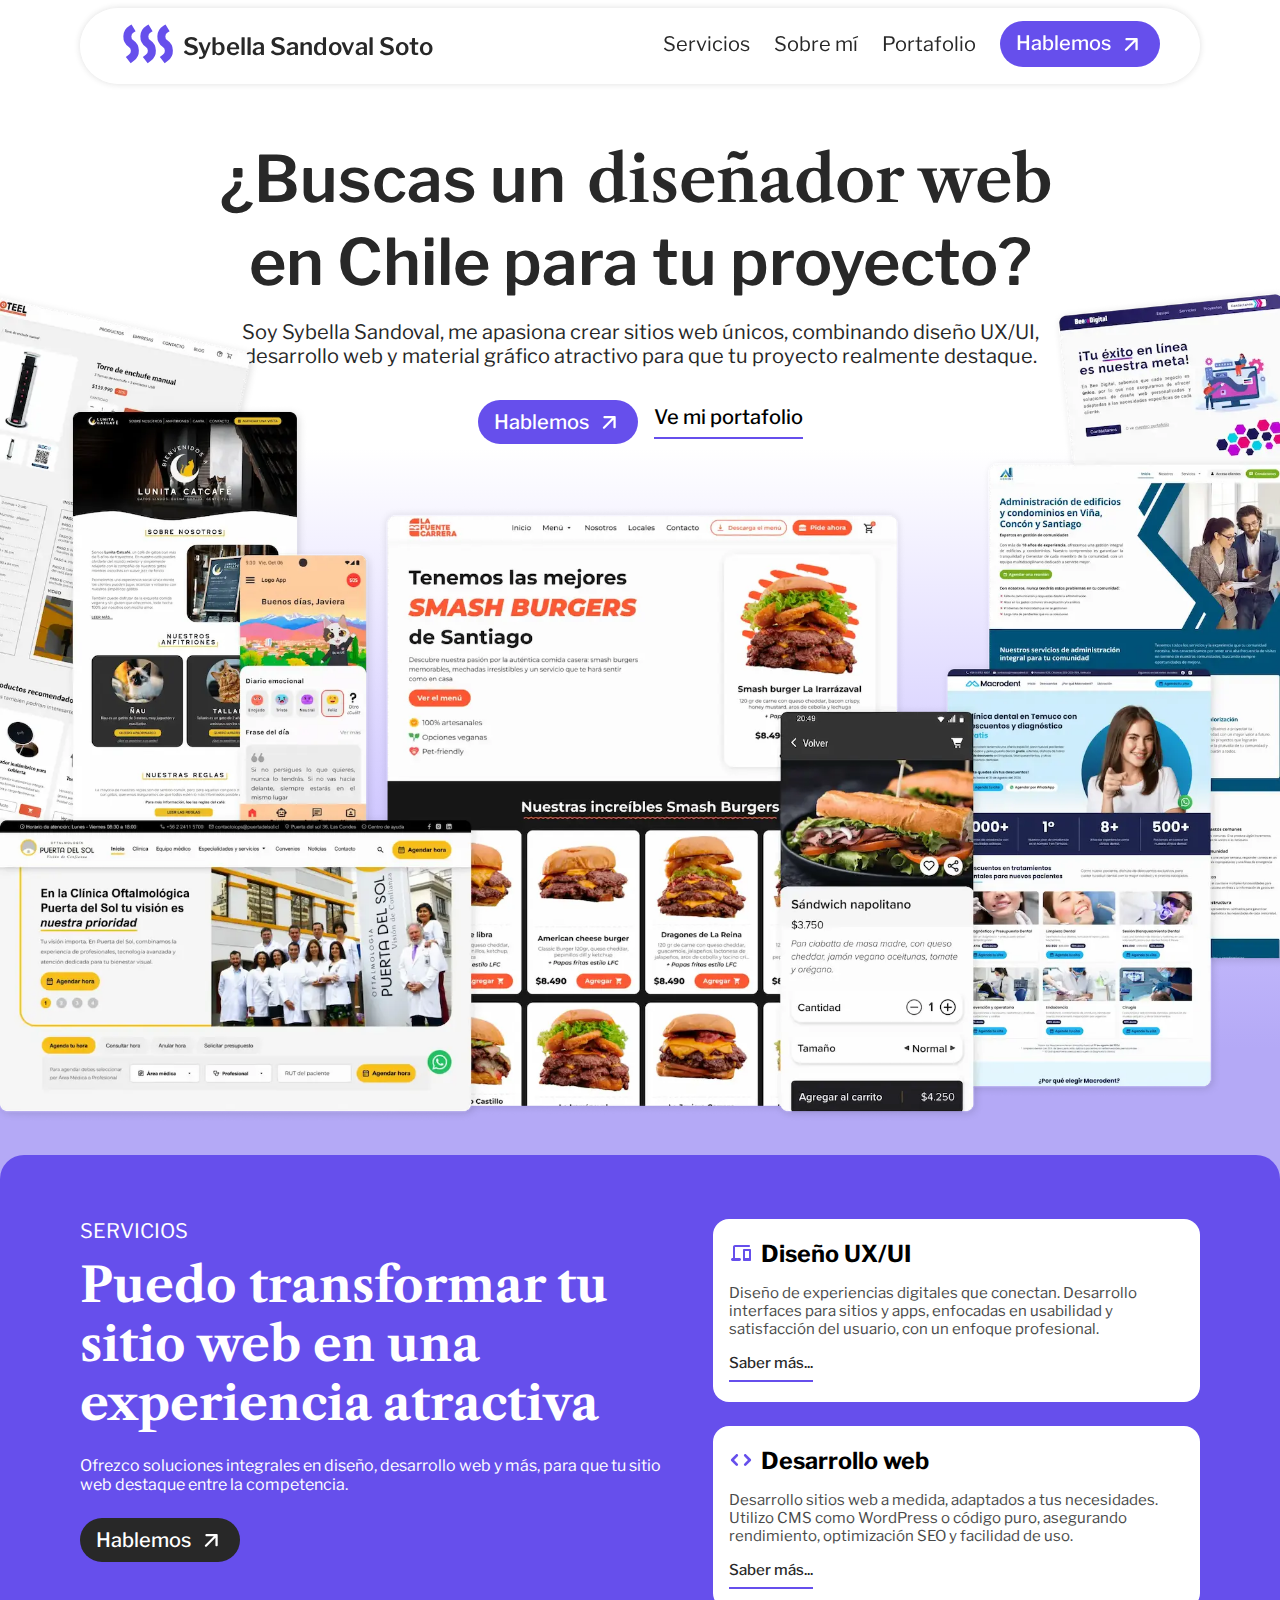
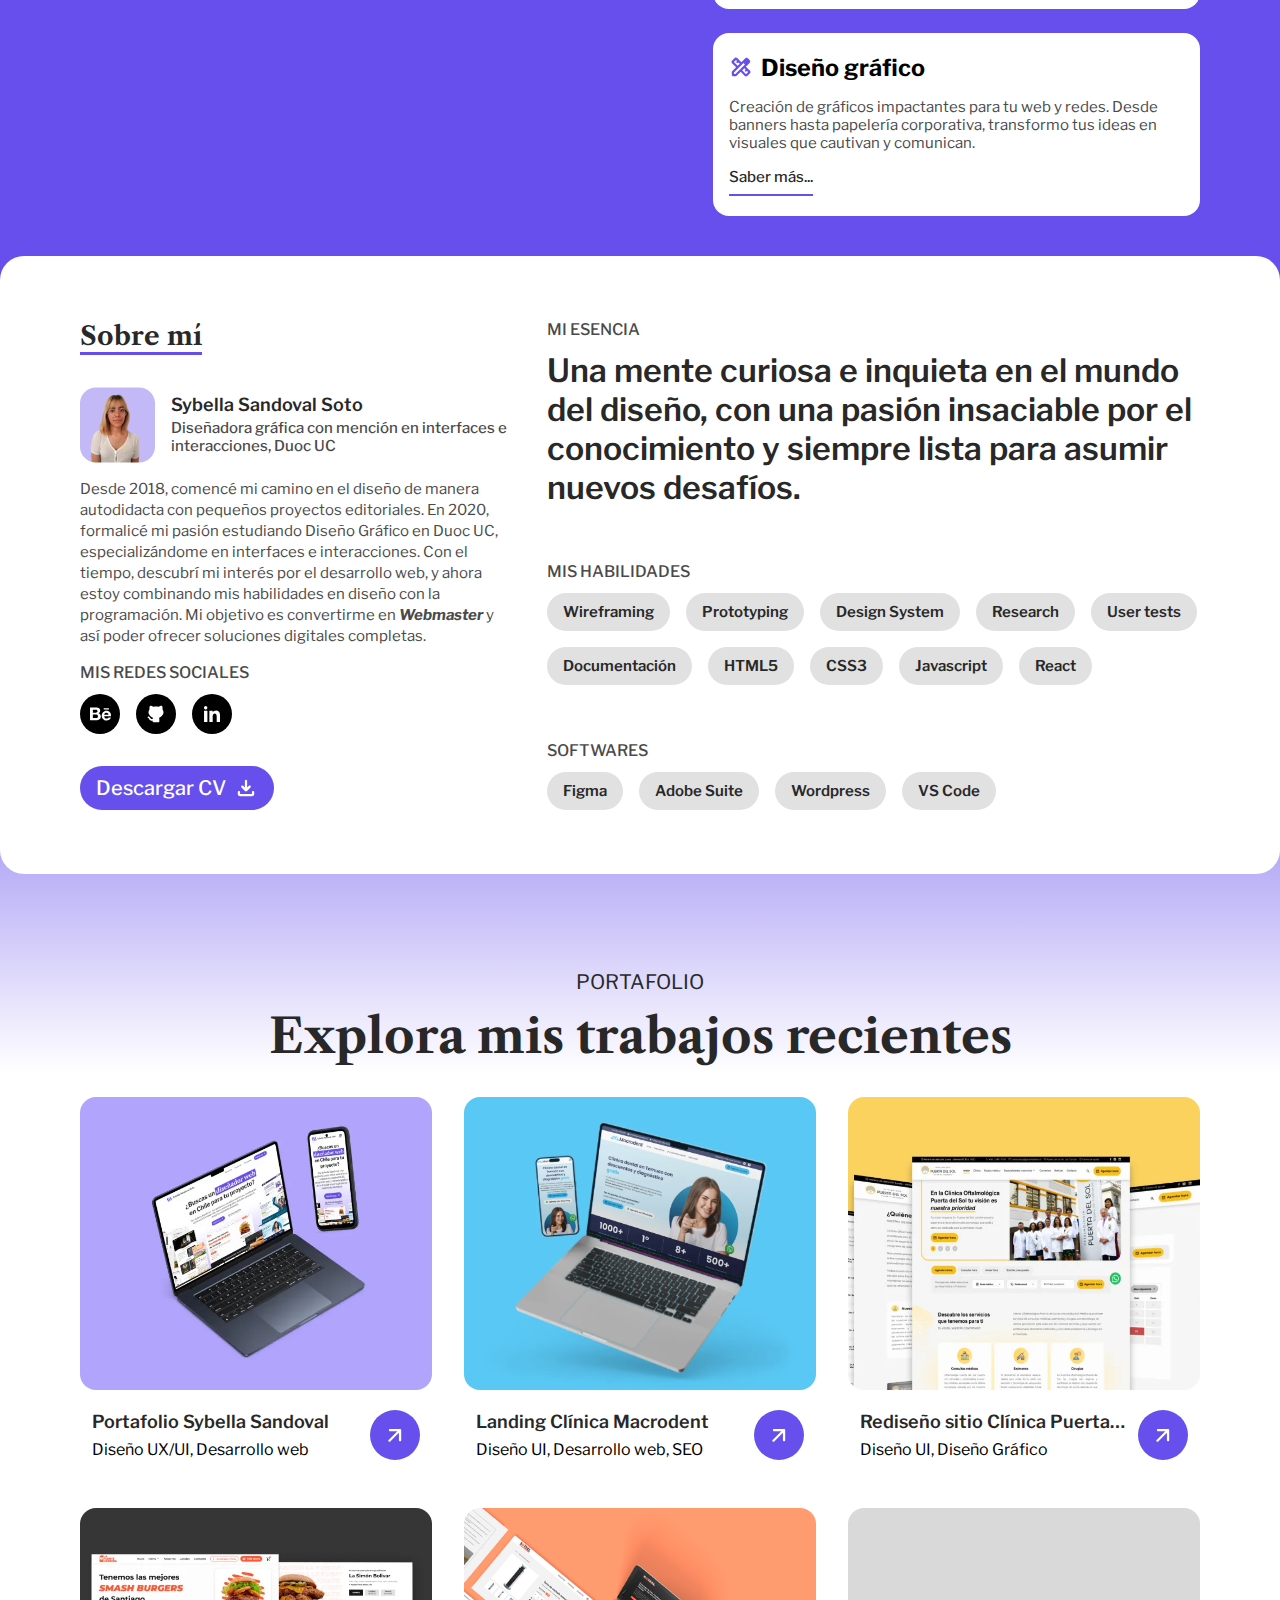
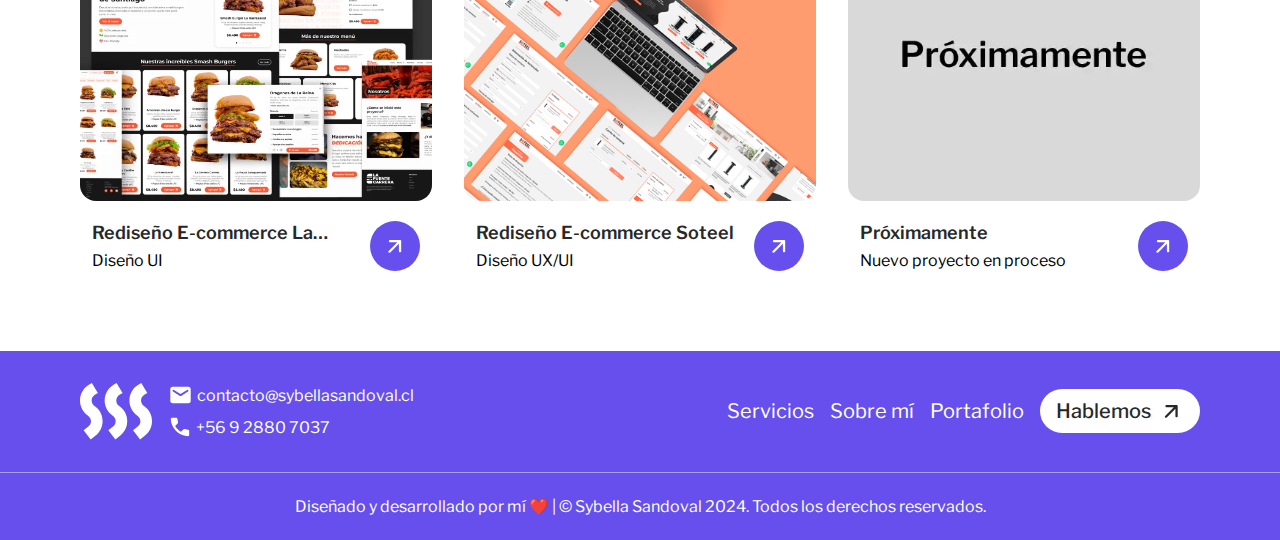
<file: index.html>
<!DOCTYPE html>
<html lang="es">
<head>
    <meta charset="UTF-8">
    <meta http-equiv="X-UA-Compatible" content="IE=edge">
    <meta name="viewport" content="width=device-width, initial-scale=1.0">
    <meta name="robots" content="all">
    <meta property="og:image" content="assets\img\og-image.webp">
    <meta property="og:title" content="Sybella Sandoval | Diseñadora UX/UI Frontend Developer">
    <meta property="og:description" content="Especializada en diseño web, desarrollo web y diseño gráfico en Chile. Transformo tus ideas en proyectos digitales únicos y efectivos.">
    <meta name="description" content="Especializada en diseño web, desarrollo web y diseño gráfico en Chile. Transformo tus ideas en proyectos digitales únicos y efectivos.">
    <link rel="apple-touch-icon" sizes="180x180" href="assets\img\apple-touch-icon.png">
    <link rel="icon" type="image/png" sizes="32x32" href="assets\img\favicon-32x32.png">
    <link rel="icon" type="image/png" sizes="16x16" href="assets\img\favicon-16x16.png">
    <link rel="canonical" href="https://www.sybellasandoval.cl">
    <title>Sybella Sandoval | Diseñadora UX/UI Frontend Developer en Chile</title>
    <!-- core styles loaded on all devices -->
    <link rel="preload" href="assets\css\style.css" as="style">
    <link rel="stylesheet" href="assets\css\style.css">
</head>
<body>
  <header class="navbar flex">
    <div class="navbar_brand flex">
        <a href="index.html" title="Ir a página de inicio">
            <svg xmlns="http://www.w3.org/2000/svg" width="55" height="40" viewBox="0 0 55 40" fill="none">
              <path d="M13.5615 3.89999L11.5033 5.14296C6.12349 8.39188 5.91135 16.1184 11.1048 19.6576V19.6576C15.9721 22.9746 16.1581 30.0857 11.4709 33.6526L8.25491 36.1" stroke="#664FEC" stroke-width="8"/>
              <path d="M30.5615 3.89999L28.5033 5.14296C23.1235 8.39188 22.9113 16.1184 28.1048 19.6576V19.6576C32.9721 22.9746 33.1581 30.0857 28.4709 33.6526L25.2549 36.1" stroke="#664FEC" stroke-width="8"/>
              <path d="M47.5615 3.89999L45.5033 5.14296C40.1235 8.39188 39.9113 16.1184 45.1048 19.6576V19.6576C49.9721 22.9746 50.1581 30.0857 45.4709 33.6526L42.2549 36.1" stroke="#664FEC" stroke-width="8"/>
            </svg>
        </a>
        <p class="navbar_brand_title">Sybella Sandoval Soto</p>
    </div>
    <div class="navbar-toggle">
        <svg xmlns="http://www.w3.org/2000/svg" width="40" height="40" viewBox="0 0 40 40" fill="none">
            <mask id="mask0_73_396" style="mask-type:alpha" maskUnits="userSpaceOnUse" x="0" y="0" width="40" height="40">
                <rect width="40" height="40" fill="#D9D9D9"/>
            </mask>
            <g mask="url(#mask0_73_396)">
                <path d="M6.16659 31.1667C5.43464 31.1667 4.82103 30.9097 4.32575 30.3958C3.83075 29.8819 3.58325 29.2604 3.58325 28.5312C3.58325 27.8024 3.83075 27.1913 4.32575 26.6979C4.82103 26.2049 5.43464 25.9583 6.16659 25.9583H25.9999C26.7319 25.9583 27.3453 26.2153 27.8403 26.7292C28.3356 27.2431 28.5833 27.8646 28.5833 28.5938C28.5833 29.3226 28.3356 29.9338 27.8403 30.4271C27.3453 30.9201 26.7319 31.1667 25.9999 31.1667H6.16659ZM10.0833 22.625C9.35131 22.625 8.7377 22.3681 8.24242 21.8542C7.74742 21.3403 7.49992 20.7188 7.49992 19.9896C7.49992 19.2607 7.74742 18.6496 8.24242 18.1562C8.7377 17.6632 9.35131 17.4167 10.0833 17.4167H29.9166C30.6485 17.4167 31.262 17.6736 31.757 18.1875C32.2523 18.7014 32.4999 19.3229 32.4999 20.0521C32.4999 20.781 32.2523 21.3921 31.757 21.8854C31.262 22.3785 30.6485 22.625 29.9166 22.625H10.0833ZM13.9999 14.0833C13.268 14.0833 12.6545 13.8264 12.1595 13.3125C11.6642 12.7986 11.4166 12.1771 11.4166 11.4479C11.4166 10.719 11.6642 10.1079 12.1595 9.61458C12.6545 9.12153 13.268 8.875 13.9999 8.875H33.8333C34.5652 8.875 35.1787 9.13194 35.6737 9.64583C36.1689 10.1597 36.4166 10.7813 36.4166 11.5104C36.4166 12.2393 36.1689 12.8504 35.6737 13.3438C35.1787 13.8368 34.5652 14.0833 33.8333 14.0833H13.9999Z" fill="#4A4A4A"/>
            </g>
        </svg>
    </div>
    <nav class="navbar_menu">
        <ul>
            <li><a href="#servicios" title="Ir a sección Servicios">Servicios</a></li>
            <li><a href="#sobre-mi" title="Ir a sección sobre mí">Sobre mí</a></li>
            <li><a href="#portafolio"  title="Ir a sección Portafolio">Portafolio</a></li>
            <li class="btn_principal flex principal">
                <a href="contacto.html" style="color:#fff;"  title="Ir a página de contacto">Hablemos</a>
                <svg xmlns="http://www.w3.org/2000/svg" width="25" height="24" viewBox="0 0 25 24" fill="#FFF">
                    <mask id="mask0_73_343" style="mask-type:alpha" maskUnits="userSpaceOnUse" x="0" y="0" width="25" height="24">
                        <rect x="0.5" width="24" height="24" fill="#D9D9D9"/>
                    </mask>
                    <g mask="url(#mask0_73_343)">
                        <path d="M16.4223 9.87226L7.75556 18.5393C7.54023 18.7544 7.27498 18.861 6.95981 18.859C6.64464 18.857 6.37948 18.7484 6.16431 18.5333C5.94898 18.3179 5.84131 18.0517 5.84131 17.7345C5.84131 17.4173 5.94898 17.1511 6.16431 16.9358L14.8251 8.27501H7.55981C7.24064 8.27501 6.97131 8.16526 6.75181 7.94576C6.53214 7.7261 6.42231 7.45668 6.42231 7.13751C6.42231 6.81834 6.53214 6.54893 6.75181 6.32926C6.97131 6.10976 7.24064 6.00001 7.55981 6.00001H17.5598C17.879 6.00001 18.1484 6.10976 18.3681 6.32926C18.5876 6.54893 18.6973 6.81834 18.6973 7.13751V17.1375C18.6973 17.4567 18.5876 17.7261 18.3681 17.9458C18.1484 18.1653 17.879 18.275 17.5598 18.275C17.2406 18.275 16.9713 18.1653 16.7518 17.9458C16.5321 17.7261 16.4223 17.4567 16.4223 17.1375V9.87226Z" fill="white"/>
                    </g>
                </svg>
            </li>
        </ul>
    </nav>
</header>


    <main>
        <section class="banner flex" aria-label="Sección principal">
            <div class="banner_content flex">
                <div class="banner_content_titles flex">
                    <h1>¿Buscas un <span class="banner_content_titles--sub">diseñador web</span> en Chile para tu proyecto?</h1>
                    <p>Soy Sybella Sandoval,  me apasiona crear sitios web únicos, combinando diseño UX/UI, desarrollo web y material gráfico atractivo para que tu proyecto realmente destaque.</p>
                </div>
                <div class="banner_ctas flex">
                    <div class="btn_principal flex principal t-white">
                      <a href="contacto.html">Hablemos</a>
                        <svg xmlns="http://www.w3.org/2000/svg" width="25" height="24" viewBox="0 0 25 24" fill="#FFF">
                            <mask id="mask0_73_343" style="mask-type:alpha" maskUnits="userSpaceOnUse" x="0" y="0" width="25" height="24">
                              <rect x="0.5" width="24" height="24" fill="#D9D9D9"/>
                            </mask>
                            <g mask="url(#mask0_73_343)">
                              <path d="M16.4223 9.87226L7.75556 18.5393C7.54023 18.7544 7.27498 18.861 6.95981 18.859C6.64464 18.857 6.37948 18.7484 6.16431 18.5333C5.94898 18.3179 5.84131 18.0517 5.84131 17.7345C5.84131 17.4173 5.94898 17.1511 6.16431 16.9358L14.8251 8.27501H7.55981C7.24064 8.27501 6.97131 8.16526 6.75181 7.94576C6.53214 7.7261 6.42231 7.45668 6.42231 7.13751C6.42231 6.81834 6.53214 6.54893 6.75181 6.32926C6.97131 6.10976 7.24064 6.00001 7.55981 6.00001H17.5598C17.879 6.00001 18.1484 6.10976 18.3681 6.32926C18.5876 6.54893 18.6973 6.81834 18.6973 7.13751V17.1375C18.6973 17.4567 18.5876 17.7261 18.3681 17.9458C18.1484 18.1653 17.879 18.275 17.5598 18.275C17.2406 18.275 16.9713 18.1653 16.7518 17.9458C16.5321 17.7261 16.4223 17.4567 16.4223 17.1375V9.87226Z" fill="white"/>
                            </g>
                          </svg>
                    </div>
                    <a href="#portafolio" class="btn_terciary t-20">
                      Ve mi portafolio
                  </a>
                </div>
            </div>
              <picture>
                <source media="(max-width: 600px)" srcset="assets/img/banner-small.webp">
                <source media="(max-width: 1200px)" srcset="assets/img/banner-medium.webp">
                <img class="banner_image" title="Banner con proyectos realizados por Sybella Sandoval" src="assets\img\banner-large.webp" width="100%" alt="la imagen de mi producto">
              </picture>
              

        </section>

        <section class="servicios flex" aria-label="Sección de servicios ofrecidos" id="servicios">
            <div class="servicios_content flex">
                <div class="servicios_titles flex">
                    <p>SERVICIOS</p>
                    <h2>Puedo transformar tu sitio web en una experiencia atractiva</h2>
                </div>
                <p>Ofrezco soluciones integrales en diseño, desarrollo web y más, para que tu sitio web destaque entre la competencia.</p>
                <div class="btn_principal flex black">
                  <a href="contacto.html" style="color:#fff;">Hablemos</a>
                    <svg xmlns="http://www.w3.org/2000/svg" width="25" height="24" viewBox="0 0 25 24" fill="#FFF">
                        <mask id="mask0_73_343" style="mask-type:alpha" maskUnits="userSpaceOnUse" x="0" y="0" width="25" height="24">
                          <rect x="0.5" width="24" height="24" fill="#D9D9D9"/>
                        </mask>
                        <g mask="url(#mask0_73_343)">
                          <path d="M16.4223 9.87226L7.75556 18.5393C7.54023 18.7544 7.27498 18.861 6.95981 18.859C6.64464 18.857 6.37948 18.7484 6.16431 18.5333C5.94898 18.3179 5.84131 18.0517 5.84131 17.7345C5.84131 17.4173 5.94898 17.1511 6.16431 16.9358L14.8251 8.27501H7.55981C7.24064 8.27501 6.97131 8.16526 6.75181 7.94576C6.53214 7.7261 6.42231 7.45668 6.42231 7.13751C6.42231 6.81834 6.53214 6.54893 6.75181 6.32926C6.97131 6.10976 7.24064 6.00001 7.55981 6.00001H17.5598C17.879 6.00001 18.1484 6.10976 18.3681 6.32926C18.5876 6.54893 18.6973 6.81834 18.6973 7.13751V17.1375C18.6973 17.4567 18.5876 17.7261 18.3681 17.9458C18.1484 18.1653 17.879 18.275 17.5598 18.275C17.2406 18.275 16.9713 18.1653 16.7518 17.9458C16.5321 17.7261 16.4223 17.4567 16.4223 17.1375V9.87226Z" fill="white"/>
                        </g>
                      </svg>
                </div>
            </div>
            <div class="servicios_cards flex">
                <article class="servicios_cards_card flex">
                    <div class="servicios_cards_card_content flex">
                        <div class="servicios_cards_card_title flex"> 
                            <svg xmlns="http://www.w3.org/2000/svg" width="24" height="24" viewBox="0 0 24 24" fill="none">
                                <mask id="mask0_73_363" style="mask-type:alpha" maskUnits="userSpaceOnUse" x="0" y="0" width="24" height="24">
                                  <rect width="24" height="24" fill="#D9D9D9"/>
                                </mask>
                                <g mask="url(#mask0_73_363)">
                                  <path d="M3.5 20C3.08333 20 2.72917 19.8542 2.4375 19.5625C2.14583 19.2708 2 18.9167 2 18.5C2 18.0833 2.14583 17.7292 2.4375 17.4375C2.72917 17.1458 3.08333 17 3.5 17H4V6C4 5.45 4.19583 4.97917 4.5875 4.5875C4.97917 4.19583 5.45 4 6 4H20C20.2833 4 20.5208 4.09583 20.7125 4.2875C20.9042 4.47917 21 4.71667 21 5C21 5.28333 20.9042 5.52083 20.7125 5.7125C20.5208 5.90417 20.2833 6 20 6H6V17H10.5C10.9167 17 11.2708 17.1458 11.5625 17.4375C11.8542 17.7292 12 18.0833 12 18.5C12 18.9167 11.8542 19.2708 11.5625 19.5625C11.2708 19.8542 10.9167 20 10.5 20H3.5ZM15 20C14.7167 20 14.4792 19.9042 14.2875 19.7125C14.0958 19.5208 14 19.2833 14 19V9C14 8.71667 14.0958 8.47917 14.2875 8.2875C14.4792 8.09583 14.7167 8 15 8H21C21.2833 8 21.5208 8.09583 21.7125 8.2875C21.9042 8.47917 22 8.71667 22 9V19C22 19.2833 21.9042 19.5208 21.7125 19.7125C21.5208 19.9042 21.2833 20 21 20H15ZM16 17H20V10H16V17Z" fill="#664FEC"/>
                                </g>
                              </svg>
                            <h3>Diseño UX/UI</h3>
                        </div>
                        <p class="t-15 gray">Diseño de experiencias digitales que conectan. Desarrollo interfaces para sitios y apps, enfocadas en usabilidad y satisfacción del usuario, con un enfoque profesional.</p>
                        <div class="btn_terciary t-15">
                            <a href="servicios\diseno-uxui.html" title="Ir al servicio de diseño UX/UI" class="saber-mas">Saber más...</a>
                        </div>
                    </div>
                </article>
                <div class="servicios_cards_card flex">
                    <article class="servicios_cards_card_content flex">
                        <div class="servicios_cards_card_title flex"> 
                            <svg xmlns="http://www.w3.org/2000/svg" width="24" height="24" viewBox="0 0 24 24" fill="none">
                                <mask id="mask0_73_373" style="mask-type:alpha" maskUnits="userSpaceOnUse" x="0" y="0" width="24" height="24">
                                  <rect width="24" height="24" fill="#D9D9D9"/>
                                </mask>
                                <g mask="url(#mask0_73_373)">
                                  <path d="M5.07927 12.0107L8.72827 15.6597C8.98694 15.9184 9.11394 16.2295 9.10927 16.593C9.10461 16.9563 8.97294 17.2673 8.71427 17.526C8.45544 17.7848 8.14669 17.9118 7.78802 17.907C7.42936 17.9023 7.12069 17.7753 6.86202 17.526L2.26202 12.9402C2.13369 12.8119 2.03694 12.6659 1.97177 12.5022C1.90661 12.3384 1.87402 12.171 1.87402 12C1.87402 11.829 1.90661 11.6616 1.97177 11.4977C2.03694 11.3341 2.13369 11.1881 2.26202 11.0597L6.86202 6.45973C7.12786 6.19373 7.44069 6.06073 7.80052 6.06073C8.16036 6.06073 8.47327 6.19373 8.73927 6.45973C9.00511 6.72573 9.13802 7.04098 9.13802 7.40548C9.13802 7.76998 9.00511 8.08515 8.73927 8.35098L5.07927 12.0107ZM18.9208 11.9892L15.2718 8.34023C15.0131 8.08156 14.8861 7.77048 14.8908 7.40698C14.8954 7.04365 15.0271 6.73265 15.2858 6.47398C15.5446 6.21515 15.8534 6.08815 16.212 6.09298C16.5707 6.09765 16.8794 6.22465 17.138 6.47398L21.738 11.0597C21.8664 11.1881 21.9631 11.3341 22.0283 11.4977C22.0934 11.6616 22.126 11.829 22.126 12C22.126 12.171 22.0934 12.3384 22.0283 12.5022C21.9631 12.6659 21.8664 12.8119 21.738 12.9402L17.138 17.5402C16.8722 17.8062 16.5612 17.9374 16.205 17.9337C15.8489 17.9301 15.5378 17.7952 15.2718 17.5292C15.0058 17.2634 14.8728 16.9482 14.8728 16.5837C14.8728 16.2192 15.0058 15.904 15.2718 15.638L18.9208 11.9892Z" fill="#664FEC"/>
                                </g>
                              </svg>
                            <h3>Desarrollo web</h3>
                        </div>
                        <p class="t-15 gray">Desarrollo sitios web a medida, adaptados a tus necesidades. Utilizo CMS como WordPress o código puro, asegurando rendimiento, optimización SEO y facilidad de uso.</p>
                        <div class="btn_terciary t-15">
                          <a href="servicios\desarrollo-web.html" title="Ir al servicio de desarrollo web" class="saber-mas">Saber más...</a>
                        </div>
                    </article>
                </div>
                <div class="servicios_cards_card flex">
                    <article class="servicios_cards_card_content flex">
                        <div class="servicios_cards_card_title flex"> 
                            <svg xmlns="http://www.w3.org/2000/svg" width="24" height="24" viewBox="0 0 24 24" fill="none">
                                <mask id="mask0_73_383" style="mask-type:alpha" maskUnits="userSpaceOnUse" x="0" y="0" width="24" height="24">
                                  <rect width="24" height="24" fill="#D9D9D9"/>
                                </mask>
                                <g mask="url(#mask0_73_383)">
                                  <path d="M8.68649 10.7946L10.7825 8.6733L9.50824 7.38005L9.09624 7.7858C8.90491 7.97714 8.67074 8.07497 8.39374 8.0793C8.11674 8.08364 7.87624 7.98389 7.67224 7.78005C7.46824 7.57605 7.36624 7.33455 7.36624 7.05555C7.36624 6.77655 7.46824 6.53505 7.67224 6.33105L8.05924 5.94405L6.99399 4.8848L4.87874 7.00605L8.68649 10.7946ZM17 19.1273L19.1152 17.0121L18.044 15.9408L17.632 16.3278C17.428 16.5318 17.1907 16.6328 16.92 16.6308C16.6495 16.6288 16.4122 16.5258 16.2082 16.3218C16.0042 16.1178 15.9022 15.8795 15.9022 15.6068C15.9022 15.3341 16.0042 15.0958 16.2082 14.8918L16.595 14.4858L15.2957 13.2056L13.1935 15.3076L17 19.1273ZM3.93424 21.2033C3.61508 21.2033 3.34566 21.0936 3.12599 20.8741C2.90649 20.6544 2.79674 20.385 2.79674 20.0658V17.1571C2.79674 17.0039 2.82474 16.8578 2.88074 16.7188C2.93674 16.5798 3.02066 16.4544 3.13249 16.3426L7.13574 12.3393L2.99624 8.19955C2.66908 7.87239 2.50549 7.47255 2.50549 7.00005C2.50549 6.52755 2.66908 6.12772 2.99624 5.80055L5.79449 3.0023C6.12166 2.67514 6.52149 2.51472 6.99399 2.52105C7.46649 2.52739 7.86633 2.69414 8.19349 3.0213L12.3582 7.1668L16.0852 3.4208C16.2932 3.2128 16.5262 3.0568 16.7842 2.9528C17.0422 2.8488 17.3086 2.7968 17.5832 2.7968C17.8577 2.7968 18.124 2.8478 18.382 2.9498C18.64 3.0518 18.873 3.2068 19.081 3.4148L20.5792 4.93205C20.7872 5.14005 20.9432 5.37405 21.0472 5.63405C21.1512 5.89405 21.2032 6.1613 21.2032 6.4358C21.2032 6.71047 21.1512 6.97364 21.0472 7.2253C20.9432 7.47697 20.7872 7.7068 20.5792 7.9148L16.8522 11.6551L21.0037 15.8066C21.3309 16.1337 21.4945 16.5336 21.4945 17.0061C21.4945 17.4786 21.3309 17.8784 21.0037 18.2056L18.2055 21.0038C17.8783 21.331 17.4785 21.4946 17.006 21.4946C16.5335 21.4946 16.1337 21.331 15.8065 21.0038L11.649 16.8523L7.64574 20.8616C7.53374 20.9734 7.40824 21.0583 7.26924 21.1163C7.13024 21.1743 6.98416 21.2033 6.83099 21.2033H3.93424ZM4.98199 19.0181H6.38799L15.931 9.49405L14.506 8.06305L4.98199 17.6001V19.0181ZM15.231 8.78805L14.506 8.06305L15.931 9.49405L15.231 8.78805Z" fill="#664FEC"/>
                                </g>
                              </svg>
                            <h3>Diseño gráfico</h3>
                        </div>
                        <p class="t-15 gray">Creación de gráficos impactantes para tu web y redes. Desde banners hasta papelería corporativa, transformo tus ideas en visuales que cautivan y comunican.</p>
                        <div class="btn_terciary t-15">
                          <a href="servicios\diseno-grafico.html" title="Ir al servicio de diseño gráfico" class="saber-mas">Saber más...</a>
                        </div>
                    </article>
                </div>
            </div>
        </section>

        <section class="about flex" aria-label="Sección de sobre mí, con información personal" id="sobre-mi">
          <div class="about_content">
            <article class="about_principal flex">
              <h2>Sobre mí</h2>
              <div class="about_principal_info flex">
                <div class="about_principal_info_datos flex">
                  <img src="assets\img\aboutme.png" title="Foto personal de Sybella Sandoval" alt="Foto de Sybella Sandoval" width="75px" loading="lazy">
                  <div>
                    <h3>Sybella Sandoval Soto</h3>
                    <p class="gray t-15 fw-500">Diseñadora gráfica con mención en interfaces e interacciones, Duoc UC</p>
                  </div>
                </div>

                <p class="gray lh-21 t-15">
                  Desde 2018, comencé mi camino en el diseño de manera autodidacta con pequeños proyectos editoriales. En 2020, formalicé mi pasión estudiando Diseño Gráfico en Duoc UC, especializándome en interfaces e interacciones. Con el tiempo, descubrí mi interés por el desarrollo web, y ahora estoy combinando mis habilidades en diseño con la programación. Mi objetivo es convertirme en <b><i>Webmaster</i></b> y así poder ofrecer soluciones digitales completas.
                </p>

                <div class="about_principal_info_rrss flex">
                  <h4 class="fw-500 gray">MIS REDES SOCIALES</h4>
                  <div class="about_principal_info_rrss_icons flex">

                      <a href="https://www.behance.net/sybellasandoval" target="_blank" title="Link a Behance de Sybella Sandoval" class="about_principal_info_rrss_icons_icon black flex">
                      <svg xmlns="http://www.w3.org/2000/svg" width="21" height="14" viewBox="0 0 21 14" fill="none">
                        <path d="M6.1094 0.5C6.71522 0.5 7.27553 0.546429 7.78749 0.683857C8.3004 0.775786 8.72039 0.959643 9.09298 1.189C9.46653 1.41867 9.74621 1.74026 9.93203 2.15379C10.1188 2.567 10.2127 3.07307 10.2127 3.62371C10.2127 4.26721 10.0723 4.81785 9.74621 5.23107C9.46653 5.64521 9.00007 6.012 8.44071 6.28778C9.2333 6.51807 9.83912 6.93128 10.2127 7.48193C10.5862 8.03257 10.8185 8.7225 10.8185 9.50342C10.8185 10.1469 10.6782 10.6976 10.4449 11.1572C10.2127 11.6169 9.83912 12.0301 9.41912 12.3059C8.9627 12.6011 8.45844 12.8184 7.9278 12.9484C7.36844 13.0868 6.80908 13.1787 6.24972 13.1787H0.000976562V0.5H6.1094ZM5.73586 5.64428C6.24877 5.64428 6.66876 5.50685 6.9949 5.2775C7.32104 5.04814 7.46135 4.634 7.46135 4.12886C7.46135 3.85307 7.41395 3.57728 7.32104 3.39436C7.22813 3.21143 7.08781 3.07214 6.90199 2.93471C6.71199 2.8302 6.50765 2.75296 6.29522 2.70536C6.062 2.65893 5.82972 2.65893 5.54909 2.65893H2.84519V5.64521L5.73586 5.64428ZM5.87618 11.0653C6.15586 11.0653 6.43554 11.0189 6.66877 10.9734C6.90199 10.9269 7.13522 10.8359 7.32104 10.6976C7.51027 10.5623 7.66905 10.3904 7.78749 10.1924C7.8804 9.96307 7.97426 9.68728 7.97426 9.366C7.97426 8.7225 7.78749 8.26285 7.4149 7.94157C7.04136 7.66578 6.52845 7.52835 5.92263 7.52835H2.84519V11.0662L5.87618 11.0653ZM14.8753 11.0189C15.2482 11.3866 15.8075 11.5704 16.5534 11.5704C17.0663 11.5704 17.5327 11.433 17.9053 11.2036C18.2789 10.9275 18.5121 10.6518 18.605 10.3763H20.8898C20.5163 11.4785 19.9569 12.2594 19.2118 12.7646C18.4647 13.2242 17.5792 13.5 16.5069 13.5C15.8209 13.501 15.1409 13.3763 14.5017 13.1323C13.9264 12.9221 13.4135 12.5749 13.0095 12.122C12.5755 11.6998 12.2553 11.1788 12.0775 10.6056C11.8443 10.0086 11.7504 9.366 11.7504 8.63057C11.7504 7.94157 11.8443 7.299 12.0775 6.701C12.3012 6.12491 12.6334 5.5951 13.0569 5.13914C13.4759 4.72593 13.9888 4.35914 14.5482 4.12886C15.1709 3.884 15.8359 3.75914 16.5069 3.76114C17.2995 3.76114 17.9992 3.8995 18.605 4.22078C19.2118 4.54207 19.6773 4.90978 20.0498 5.46135C20.4234 5.9665 20.704 6.56357 20.8898 7.20707C20.9828 7.84964 21.0292 8.49314 20.9828 9.22764H14.2221C14.2221 9.96307 14.5017 10.6521 14.8753 11.0198M17.8124 6.19678C17.4863 5.8755 16.9734 5.69164 16.3666 5.69164C16.0108 5.68642 15.659 5.76508 15.3408 5.921C15.0611 6.05935 14.8753 6.24321 14.6885 6.42707C14.5158 6.60393 14.4021 6.82802 14.3624 7.06964C14.315 7.29993 14.2685 7.48285 14.2685 7.66671H18.4647C18.3718 6.97771 18.1385 6.519 17.8124 6.19678ZM13.7091 1.37286H18.9311V2.61343H13.7101L13.7091 1.37286Z" fill="white"/>
                      </svg>
                    </a>
                    
                    <a href="https://github.com/bellybelly21" target="_blank" title="Link a Github de Sybella Sandoval" class="about_principal_info_rrss_icons_icon black flex">
                      <svg xmlns="http://www.w3.org/2000/svg" width="20" height="20" viewBox="0 0 20 20" fill="none">
                        <path d="M5.85383 1.92525C6.47993 2.13653 7.07537 2.42963 7.62467 2.79692C8.40093 2.59823 9.19921 2.49855 10.0005 2.50025C10.828 2.50025 11.6263 2.60359 12.3747 2.79609C12.9238 2.42915 13.5189 2.13634 14.1447 1.92525C14.7255 1.72775 15.553 1.40776 16.0447 1.95192C16.378 2.32192 16.4613 2.94192 16.5205 3.41526C16.5872 3.94359 16.603 4.63192 16.428 5.31525C17.0972 6.17942 17.5005 7.21026 17.5005 8.33359C17.5005 10.0353 16.5788 11.5128 15.2147 12.5361C14.5578 13.0219 13.8298 13.403 13.0563 13.6661C13.2347 14.0744 13.3338 14.5261 13.3338 15.0003V17.5003C13.3338 17.7213 13.246 17.9332 13.0898 18.0895C12.9335 18.2458 12.7215 18.3336 12.5005 18.3336H7.5005C7.27949 18.3336 7.06753 18.2458 6.91125 18.0895C6.75497 17.9332 6.66717 17.7213 6.66717 17.5003V16.6744C5.87133 16.7719 5.20383 16.6853 4.63633 16.4444C4.043 16.1928 3.62967 15.8028 3.31883 15.4294C3.02383 15.0761 2.70217 14.2794 2.23717 14.1244C2.13331 14.0898 2.03729 14.0351 1.95457 13.9635C1.87186 13.8918 1.80408 13.8045 1.75509 13.7066C1.65617 13.5089 1.63983 13.28 1.70967 13.0703C1.77951 12.8605 1.92981 12.6871 2.1275 12.5882C2.3252 12.4893 2.55409 12.4729 2.76383 12.5428C3.31883 12.7278 3.6805 13.1278 3.928 13.4494C4.328 13.9661 4.653 14.6411 5.28633 14.9103C5.54717 15.0211 5.92967 15.0936 6.528 15.0119L6.66717 14.9836C6.66909 14.5301 6.76351 14.0818 6.94467 13.6661C6.17123 13.403 5.44317 13.0219 4.78633 12.5361C3.42217 11.5128 2.5005 10.0361 2.5005 8.33359C2.5005 7.21192 2.903 6.18192 3.5705 5.31859C3.3955 4.63526 3.4105 3.94526 3.47717 3.41609L3.48133 3.38442C3.54217 2.89942 3.613 2.32859 3.953 1.95192C4.44467 1.40776 5.273 1.72859 5.853 1.92609L5.85383 1.92525Z" fill="white"/>
                      </svg>
                    </a>

                    <a href="https://www.linkedin.com/in/sybellasandoval/" target="_blank" title="Link a Linkedin de Sybella Sandoval" class="about_principal_info_rrss_icons_icon black flex">
                      <svg xmlns="http://www.w3.org/2000/svg" width="16" height="16" viewBox="0 0 16 16" fill="none">
                        <path d="M3.35879 1.77857C3.35857 2.25004 3.18147 2.7021 2.86646 3.03532C2.55145 3.36853 2.12432 3.55559 1.67905 3.55536C1.23377 3.55512 0.806823 3.36761 0.492124 3.03406C0.177425 2.70051 0.000754136 2.24826 0.000976773 1.77679C0.00119941 1.30532 0.178297 0.853255 0.493311 0.520042C0.808325 0.186829 1.23545 -0.000235512 1.68072 2.22531e-07C2.126 0.000235957 2.55295 0.187753 2.86765 0.521299C3.18235 0.854845 3.35902 1.3071 3.35879 1.77857ZM3.40916 4.87173H0.051344V16H3.40916V4.87173ZM8.71451 4.87173H5.37349V16H8.68093V10.1603C8.68093 6.90717 12.6851 6.60497 12.6851 10.1603V16H16.001V8.9515C16.001 3.46736 10.0744 3.6718 8.68093 6.36498L8.71451 4.87173Z" fill="white"/>
                      </svg>
                    </a>
                  </div>
                </div>
            </div>
            <div class="btn_principal flex principal t-white">
              <a href="files\CV Sybella Sandoval 2024.pdf" target="_blank" title="Descargar Curriculum Vitae Sybella Sandoval">Descargar CV</a>
              <svg xmlns="http://www.w3.org/2000/svg" width="24" height="24" viewBox="0 0 24 24" fill="none">
                <mask id="mask0_96_675" style="mask-type:alpha" maskUnits="userSpaceOnUse" x="0" y="0" width="24" height="25">
                  <rect y="0.000488281" width="24" height="24" fill="#D9D9D9"/>
                </mask>
                <g mask="url(#mask0_96_675)">
                  <path d="M11.9999 15.45C11.8505 15.45 11.7076 15.4242 11.5711 15.3725C11.4345 15.3208 11.3101 15.2391 11.1981 15.1272L7.50863 11.4375C7.28463 11.2135 7.1758 10.9482 7.18213 10.6417C7.18846 10.3352 7.2973 10.0701 7.50863 9.84624C7.73646 9.61824 8.0058 9.50107 8.31663 9.49474C8.62763 9.48841 8.89705 9.59916 9.12488 9.82699L10.8624 11.5645V4.93474C10.8624 4.61557 10.9721 4.34616 11.1916 4.12649C11.4113 3.90699 11.6807 3.79724 11.9999 3.79724C12.319 3.79724 12.5885 3.90699 12.8081 4.12649C13.0276 4.34616 13.1374 4.61557 13.1374 4.93474V11.5645L14.8749 9.82699C15.0987 9.59916 15.3661 9.48741 15.6771 9.49174C15.988 9.49608 16.2573 9.61224 16.4851 9.84024C16.7005 10.0681 16.8113 10.3342 16.8176 10.6387C16.824 10.9432 16.7131 11.2095 16.4851 11.4375L12.8016 15.1272C12.6896 15.2391 12.5653 15.3208 12.4286 15.3725C12.2921 15.4242 12.1492 15.45 11.9999 15.45ZM6.07163 20.2037C5.44196 20.2037 4.90538 19.982 4.46188 19.5385C4.01838 19.095 3.79663 18.5584 3.79663 17.9287V16.0662C3.79663 15.7471 3.90638 15.4777 4.12588 15.258C4.34555 15.0385 4.61496 14.9287 4.93413 14.9287C5.2533 14.9287 5.52271 15.0385 5.74238 15.258C5.96188 15.4777 6.07163 15.7471 6.07163 16.0662V17.9287H17.9281V16.0662C17.9281 15.7471 18.0379 15.4777 18.2574 15.258C18.477 15.0385 18.7465 14.9287 19.0656 14.9287C19.3848 14.9287 19.6542 15.0385 19.8739 15.258C20.0934 15.4777 20.2031 15.7471 20.2031 16.0662V17.9287C20.2031 18.5584 19.9814 19.095 19.5379 19.5385C19.0944 19.982 18.5578 20.2037 17.9281 20.2037H6.07163Z" fill="white"/>
                </g>
              </svg>
          </div>
          </article>
          <aside class="about_secondary flex">
            <div class="about_secondary_esencia flex">
              <h4 class="fw-500 gray">MI ESENCIA</h4>
              <blockquote>
                Una mente curiosa e inquieta en el mundo del diseño, con una pasión insaciable por el conocimiento y siempre lista para asumir nuevos desafíos.
              </blockquote>
            </div>
            <div class="about_secondary_habilidades flex">
              <h4 class="fw-500 gray">MIS HABILIDADES</h4>
              <ul>
                <li class="about_secondary_badge flex t-15">
                  Wireframing
                </li>
                <li class="about_secondary_badge flex t-15">
                  Prototyping
                </li>
                <li class="about_secondary_badge flex t-15">
                  Design System
                </li>
                <li class="about_secondary_badge flex t-15">
                  Research
                </li>
                <li class="about_secondary_badge flex t-15">
                  User tests
                </li>
                <li class="about_secondary_badge flex t-15">
                  Documentación
                </li>
                <li class="about_secondary_badge flex t-15">
                  HTML5
                </li>
                <li class="about_secondary_badge flex t-15">
                  CSS3
                </li>
                <li class="about_secondary_badge flex t-15">
                  Javascript
                </li>
                <li class="about_secondary_badge flex t-15">
                  React
                </li>
              </ul>
            </div>

            <div class="about_secondary_softwares flex">
              <h4 class="fw-500 gray">SOFTWARES</h4>
              <ul>
                <li class="about_secondary_badge flex t-15">
                  Figma
                </li>
                <li class="about_secondary_badge flex t-15">
                  Adobe Suite
                </li>
                <li class="about_secondary_badge flex t-15">
                  Wordpress
                </li>
                <li class="about_secondary_badge flex t-15">
                  VS Code
                </li>
              </ul>
            </div>
          </aside>
        </section>

        <section class="proyectos flex" aria-label="Sección de proyectos realizados"  id="portafolio">
          <div class="proyectos_titles flex">
            <p class="t-20">PORTAFOLIO</p>
            <h2>Explora mis trabajos recientes</h2>
          </div>

          <section class="proyectos_cards">
            <article class="proyectos_cards_card flex">
              <a href="proyectos\proyecto.html" class="proyecto_link" tabindex="0">
                <img src="assets\img\portafolio-mockup.webp" title="Mockup de proyecto Portafolio Sybella Sandoval" alt="Mockup de este sitio web, en versión escritorio y móvil" height="293px" loading="lazy">
                <div class="proyectos_cards_card_content flex">
                  <div class="proyectos_cards_card_titles flex">
                    <h3>Portafolio Sybella Sandoval</h3>
                    <p>Diseño UX/UI, Desarrollo web</p>
                  </div>
                  <button type="button" role="button" aria-label="Ir al proyecto">
                    <svg xmlns="http://www.w3.org/2000/svg" width="24" height="24" viewBox="0 0 24 24" fill="none">
                      <mask id="mask0_123_237" style="mask-type:alpha" maskUnits="userSpaceOnUse" x="0" y="0" width="24" height="24">
                        <rect width="24" height="24" fill="#D9D9D9"/>
                      </mask>
                      <g mask="url(#mask0_123_237)">
                        <path d="M15.9223 9.87225L7.25556 18.5393C7.04023 18.7544 6.77498 18.861 6.45981 18.859C6.14464 18.857 5.87948 18.7484 5.66431 18.5332C5.44898 18.3179 5.34131 18.0517 5.34131 17.7345C5.34131 17.4173 5.44898 17.1511 5.66431 16.9358L14.3251 8.275H7.05981C6.74064 8.275 6.47131 8.16525 6.25181 7.94575C6.03214 7.72608 5.92231 7.45667 5.92231 7.1375C5.92231 6.81833 6.03214 6.54892 6.25181 6.32925C6.47131 6.10975 6.74064 6 7.05981 6H17.0598C17.379 6 17.6484 6.10975 17.8681 6.32925C18.0876 6.54892 18.1973 6.81833 18.1973 7.1375V17.1375C18.1973 17.4567 18.0876 17.7261 17.8681 17.9458C17.6484 18.1652 17.379 18.275 17.0598 18.275C16.7406 18.275 16.4713 18.1652 16.2518 17.9458C16.0321 17.7261 15.9223 17.4567 15.9223 17.1375V9.87225Z" fill="white"/>
                      </g>
                    </svg>
                  </button>
                </div>
              </a>
            </article>

            <article class="proyectos_cards_card flex">
              <a href="proyectos\proyecto.html" class="proyecto_link" tabindex="0">
              <img src="assets\img\macrodent-mockup.webp" title="Mockup de proyecto landing page Macrodent" alt="Mockup de Landing Page para Clínica Macrodent, en versión escritorio y móvil" height="293px" loading="lazy">
              <div class="proyectos_cards_card_content flex">
                <div class="proyectos_cards_card_titles flex">
                  <h3>Landing Clínica Macrodent </h3>
                  <p>Diseño UI, Desarrollo web, SEO</p>
                </div>
                <button type="button" role="button" aria-label="Ir al proyecto">
                  <svg xmlns="http://www.w3.org/2000/svg" width="24" height="24" viewBox="0 0 24 24" fill="none">
                    <mask id="mask0_123_237" style="mask-type:alpha" maskUnits="userSpaceOnUse" x="0" y="0" width="24" height="24">
                      <rect width="24" height="24" fill="#D9D9D9"/>
                    </mask>
                    <g mask="url(#mask0_123_237)">
                      <path d="M15.9223 9.87225L7.25556 18.5393C7.04023 18.7544 6.77498 18.861 6.45981 18.859C6.14464 18.857 5.87948 18.7484 5.66431 18.5332C5.44898 18.3179 5.34131 18.0517 5.34131 17.7345C5.34131 17.4173 5.44898 17.1511 5.66431 16.9358L14.3251 8.275H7.05981C6.74064 8.275 6.47131 8.16525 6.25181 7.94575C6.03214 7.72608 5.92231 7.45667 5.92231 7.1375C5.92231 6.81833 6.03214 6.54892 6.25181 6.32925C6.47131 6.10975 6.74064 6 7.05981 6H17.0598C17.379 6 17.6484 6.10975 17.8681 6.32925C18.0876 6.54892 18.1973 6.81833 18.1973 7.1375V17.1375C18.1973 17.4567 18.0876 17.7261 17.8681 17.9458C17.6484 18.1652 17.379 18.275 17.0598 18.275C16.7406 18.275 16.4713 18.1652 16.2518 17.9458C16.0321 17.7261 15.9223 17.4567 15.9223 17.1375V9.87225Z" fill="white"/>
                    </g>
                  </svg>
                </button>
              </div>
            </a>
            </article>

            <article class="proyectos_cards_card flex">
              <a href="proyectos\proyecto.html" class="proyecto_link" tabindex="0">
              <img src="assets\img\puertadelsol-mockup.webp" title="Mockup de proyecto sitio Puerta del Sol" alt="Mockup de sitio web Clínica Puerta del Sol, varias páginas" height="293px" loading="lazy">
              <div class="proyectos_cards_card_content flex">
                <div class="proyectos_cards_card_titles flex">
                  <h3>Rediseño sitio Clínica Puerta del Sol</h3>
                  <p>Diseño UI, Diseño Gráfico</p>
                </div>
                <button type="button" role="button" aria-label="Ir al proyecto">
                  <svg xmlns="http://www.w3.org/2000/svg" width="24" height="24" viewBox="0 0 24 24" fill="none">
                    <mask id="mask0_123_237" style="mask-type:alpha" maskUnits="userSpaceOnUse" x="0" y="0" width="24" height="24">
                      <rect width="24" height="24" fill="#D9D9D9"/>
                    </mask>
                    <g mask="url(#mask0_123_237)">
                      <path d="M15.9223 9.87225L7.25556 18.5393C7.04023 18.7544 6.77498 18.861 6.45981 18.859C6.14464 18.857 5.87948 18.7484 5.66431 18.5332C5.44898 18.3179 5.34131 18.0517 5.34131 17.7345C5.34131 17.4173 5.44898 17.1511 5.66431 16.9358L14.3251 8.275H7.05981C6.74064 8.275 6.47131 8.16525 6.25181 7.94575C6.03214 7.72608 5.92231 7.45667 5.92231 7.1375C5.92231 6.81833 6.03214 6.54892 6.25181 6.32925C6.47131 6.10975 6.74064 6 7.05981 6H17.0598C17.379 6 17.6484 6.10975 17.8681 6.32925C18.0876 6.54892 18.1973 6.81833 18.1973 7.1375V17.1375C18.1973 17.4567 18.0876 17.7261 17.8681 17.9458C17.6484 18.1652 17.379 18.275 17.0598 18.275C16.7406 18.275 16.4713 18.1652 16.2518 17.9458C16.0321 17.7261 15.9223 17.4567 15.9223 17.1375V9.87225Z" fill="white"/>
                    </g>
                  </svg>
                </button>
              </div>
              </a>
            </article>

            <article class="proyectos_cards_card flex">
              <a href="proyectos\proyecto.html" class="proyecto_link" tabindex="0">
              <img src="assets\img\fuentecarrera-mockup.webp" title="Mockup de proyecto La Fuente Carrera" alt="Mockup de proyecto web para Hamburguesería La Fuente carrera, varias páginas" height="293px" loading="lazy">
              <div class="proyectos_cards_card_content flex">
                <div class="proyectos_cards_card_titles flex">
                  <h3>Rediseño E-commerce La Fuente Carrera</h3>
                  <p>Diseño UI</p>
                </div>
                <button type="button" role="button" aria-label="Ir al proyecto">
                  <svg xmlns="http://www.w3.org/2000/svg" width="24" height="24" viewBox="0 0 24 24" fill="none">
                    <mask id="mask0_123_237" style="mask-type:alpha" maskUnits="userSpaceOnUse" x="0" y="0" width="24" height="24">
                      <rect width="24" height="24" fill="#D9D9D9"/>
                    </mask>
                    <g mask="url(#mask0_123_237)">
                      <path d="M15.9223 9.87225L7.25556 18.5393C7.04023 18.7544 6.77498 18.861 6.45981 18.859C6.14464 18.857 5.87948 18.7484 5.66431 18.5332C5.44898 18.3179 5.34131 18.0517 5.34131 17.7345C5.34131 17.4173 5.44898 17.1511 5.66431 16.9358L14.3251 8.275H7.05981C6.74064 8.275 6.47131 8.16525 6.25181 7.94575C6.03214 7.72608 5.92231 7.45667 5.92231 7.1375C5.92231 6.81833 6.03214 6.54892 6.25181 6.32925C6.47131 6.10975 6.74064 6 7.05981 6H17.0598C17.379 6 17.6484 6.10975 17.8681 6.32925C18.0876 6.54892 18.1973 6.81833 18.1973 7.1375V17.1375C18.1973 17.4567 18.0876 17.7261 17.8681 17.9458C17.6484 18.1652 17.379 18.275 17.0598 18.275C16.7406 18.275 16.4713 18.1652 16.2518 17.9458C16.0321 17.7261 15.9223 17.4567 15.9223 17.1375V9.87225Z" fill="white"/>
                    </g>
                  </svg>
                </button>
              </div>
              </a>
            </article>

            <article class="proyectos_cards_card flex">
              <a href="proyectos\proyecto.html" class="proyecto_link" tabindex="0">
              <img src="assets\img\soteel-mockup.webp" title="Mockup de proyecto Soteel" alt="Mockup de proyecto sitio web Soteel, varias páginas" height="293px" loading="lazy">
              <div class="proyectos_cards_card_content flex">
                <div class="proyectos_cards_card_titles flex">
                  <h3>Rediseño E-commerce Soteel</h3>
                  <p>Diseño UX/UI</p>
                </div>
                <button type="button" role="button" aria-label="Ir al proyecto">
                  <svg xmlns="http://www.w3.org/2000/svg" width="24" height="24" viewBox="0 0 24 24" fill="none">
                    <mask id="mask0_123_237" style="mask-type:alpha" maskUnits="userSpaceOnUse" x="0" y="0" width="24" height="24">
                      <rect width="24" height="24" fill="#D9D9D9"/>
                    </mask>
                    <g mask="url(#mask0_123_237)">
                      <path d="M15.9223 9.87225L7.25556 18.5393C7.04023 18.7544 6.77498 18.861 6.45981 18.859C6.14464 18.857 5.87948 18.7484 5.66431 18.5332C5.44898 18.3179 5.34131 18.0517 5.34131 17.7345C5.34131 17.4173 5.44898 17.1511 5.66431 16.9358L14.3251 8.275H7.05981C6.74064 8.275 6.47131 8.16525 6.25181 7.94575C6.03214 7.72608 5.92231 7.45667 5.92231 7.1375C5.92231 6.81833 6.03214 6.54892 6.25181 6.32925C6.47131 6.10975 6.74064 6 7.05981 6H17.0598C17.379 6 17.6484 6.10975 17.8681 6.32925C18.0876 6.54892 18.1973 6.81833 18.1973 7.1375V17.1375C18.1973 17.4567 18.0876 17.7261 17.8681 17.9458C17.6484 18.1652 17.379 18.275 17.0598 18.275C16.7406 18.275 16.4713 18.1652 16.2518 17.9458C16.0321 17.7261 15.9223 17.4567 15.9223 17.1375V9.87225Z" fill="white"/>
                    </g>
                  </svg>
                </button>
              </div>
              </a>
            </article>

            <article class="proyectos_cards_card flex">
              <a href="proyectos\proyecto.html" class="proyecto_link" tabindex="0">
              <img src="assets\img\Proyecto.webp" alt="Mockup de proyecto" title="Proyecto nuevo" height="293px" loading="lazy">
              <div class="proyectos_cards_card_content flex">
                <div class="proyectos_cards_card_titles flex">
                  <h3>Próximamente</h3>
                  <p>Nuevo proyecto en proceso</p>
                </div>
                <button type="button" role="button" aria-label="Ir al proyecto">
                  <svg xmlns="http://www.w3.org/2000/svg" width="24" height="24" viewBox="0 0 24 24" fill="none">
                    <mask id="mask0_123_237" style="mask-type:alpha" maskUnits="userSpaceOnUse" x="0" y="0" width="24" height="24">
                      <rect width="24" height="24" fill="#D9D9D9"/>
                    </mask>
                    <g mask="url(#mask0_123_237)">
                      <path d="M15.9223 9.87225L7.25556 18.5393C7.04023 18.7544 6.77498 18.861 6.45981 18.859C6.14464 18.857 5.87948 18.7484 5.66431 18.5332C5.44898 18.3179 5.34131 18.0517 5.34131 17.7345C5.34131 17.4173 5.44898 17.1511 5.66431 16.9358L14.3251 8.275H7.05981C6.74064 8.275 6.47131 8.16525 6.25181 7.94575C6.03214 7.72608 5.92231 7.45667 5.92231 7.1375C5.92231 6.81833 6.03214 6.54892 6.25181 6.32925C6.47131 6.10975 6.74064 6 7.05981 6H17.0598C17.379 6 17.6484 6.10975 17.8681 6.32925C18.0876 6.54892 18.1973 6.81833 18.1973 7.1375V17.1375C18.1973 17.4567 18.0876 17.7261 17.8681 17.9458C17.6484 18.1652 17.379 18.275 17.0598 18.275C16.7406 18.275 16.4713 18.1652 16.2518 17.9458C16.0321 17.7261 15.9223 17.4567 15.9223 17.1375V9.87225Z" fill="white"/>
                    </g>
                  </svg>
                </button>
              </div>
              </a>
            </article>
          </section>
        </section>
    </main>

    <footer class="principal">
      <div class="footer_content flex">
        <div class="footer_content_contacto flex">
          <svg xmlns="http://www.w3.org/2000/svg" width="72" height="57" viewBox="0 0 72 57" fill="none">
            <path fill-rule="evenodd" clip-rule="evenodd" d="M8.30322 43.5935C11.9572 40.8128 11.8122 35.2692 8.01778 32.6834C-3.03013 25.1544 -2.57885 8.71795 8.86555 1.80656L11.857 -4.68869e-07L17.8678 9.95322L14.8764 11.7598C10.6825 14.2926 10.5171 20.3159 14.5657 23.075C24.9199 30.1311 25.3156 45.2585 15.3446 52.8464L10.6704 56.4035L3.62897 47.1506L8.30322 43.5935Z" fill="white"/>
            <path fill-rule="evenodd" clip-rule="evenodd" d="M33.0115 43.5935C36.6655 40.8128 36.5205 35.2692 32.726 32.6834C21.6781 25.1544 22.1294 8.71795 33.5738 1.80656L36.5653 -4.68869e-07L42.5761 9.95322L39.5847 11.7598C35.3907 14.2926 35.2254 20.3159 39.274 23.075C49.6281 30.1311 50.0239 45.2585 40.0529 52.8464L35.3786 56.4035L28.3372 47.1506L33.0115 43.5935Z" fill="white"/>
            <path fill-rule="evenodd" clip-rule="evenodd" d="M57.7198 43.5935C61.3738 40.8128 61.2287 35.2692 57.4343 32.6834C46.3864 25.1544 46.8377 8.71795 58.2821 1.80656L61.2735 -4.68869e-07L67.2844 9.95322L64.2929 11.7598C60.099 14.2926 59.9336 20.3159 63.9823 23.075C74.3364 30.1311 74.7322 45.2585 64.7612 52.8464L60.0869 56.4035L53.0455 47.1506L57.7198 43.5935Z" fill="white"/>
          </svg>
          <div class="flex footer_content_contacto_links">
            <div class="footer_content_contacto_link flex">
              <svg xmlns="http://www.w3.org/2000/svg" width="25" height="24" viewBox="0 0 25 24" fill="none">
                <mask id="mask0_123_296" style="mask-type:alpha" maskUnits="userSpaceOnUse" x="0" y="0" width="25" height="24">
                  <rect x="0.5" width="24" height="24" fill="#D9D9D9"/>
                </mask>
                <g mask="url(#mask0_123_296)">
                  <path d="M4.57175 20.2034C3.94209 20.2034 3.4055 19.9816 2.962 19.5381C2.5185 19.0946 2.29675 18.558 2.29675 17.9284V6.07187C2.29675 5.44221 2.5185 4.90562 2.962 4.46212C3.4055 4.01862 3.94209 3.79688 4.57175 3.79688H20.4283C21.0579 3.79688 21.5945 4.01862 22.038 4.46212C22.4815 4.90562 22.7033 5.44221 22.7033 6.07187V17.9284C22.7033 18.558 22.4815 19.0946 22.038 19.5381C21.5945 19.9816 21.0579 20.2034 20.4283 20.2034H4.57175ZM12.5 13.0524C12.5993 13.0524 12.7008 13.0379 12.8043 13.0089C12.9079 12.9799 13.0074 12.9364 13.1028 12.8784L19.9925 8.53112C20.1297 8.44779 20.2366 8.33763 20.3133 8.20063C20.3899 8.06363 20.4283 7.91221 20.4283 7.74637C20.4283 7.38904 20.2737 7.11813 19.9645 6.93363C19.6552 6.74896 19.3366 6.75829 19.0088 6.96163L12.5 11.0719L5.99125 6.96163C5.66742 6.76229 5.34984 6.75512 5.0385 6.94012C4.72734 7.12512 4.57175 7.39387 4.57175 7.74637C4.57175 7.92887 4.61009 8.08763 4.68675 8.22263C4.76342 8.35763 4.87034 8.46046 5.0075 8.53112L11.8973 12.8784C11.9926 12.9364 12.0921 12.9799 12.1958 13.0089C12.2993 13.0379 12.4007 13.0524 12.5 13.0524Z" fill="white"/>
                </g>
              </svg>
              <a href="mailto:contacto@sybellasandoval.cl" title="Correo de contacto de Sybella Sandoval">contacto@sybellasandoval.cl</a>
            </div>
            <div class="footer_content_contacto_link flex">
              <svg xmlns="http://www.w3.org/2000/svg" width="24" height="24" viewBox="0 0 24 24" fill="none">
                <mask id="mask0_123_301" style="mask-type:alpha" maskUnits="userSpaceOnUse" x="0" y="0" width="24" height="24">
                  <rect width="24" height="24" fill="#D9D9D9"/>
                </mask>
                <g mask="url(#mask0_123_301)">
                  <path d="M19.962 21.2034C17.8547 21.2034 15.7724 20.7442 13.7152 19.8259C11.6579 18.9075 9.78398 17.6051 8.09348 15.9186C6.40282 14.228 5.0984 12.353 4.18023 10.2939C3.2619 8.23471 2.80273 6.15146 2.80273 4.04413C2.80273 3.68829 2.92065 3.39146 3.15648 3.15363C3.39232 2.91579 3.68815 2.79688 4.04398 2.79688H8.08798C8.41298 2.79688 8.69107 2.89296 8.92224 3.08513C9.1534 3.27729 9.29765 3.52363 9.35499 3.82413L9.99898 7.19838C10.0482 7.52488 10.0408 7.80171 9.97698 8.02888C9.91298 8.25604 9.7904 8.45421 9.60923 8.62337L7.14823 11.0256C7.46573 11.5985 7.84165 12.1565 8.27598 12.6996C8.71048 13.2428 9.19473 13.773 9.72873 14.2904C10.2256 14.787 10.7374 15.2423 11.2642 15.6561C11.7909 16.07 12.3431 16.4442 12.9207 16.7789L15.3125 14.4051C15.5063 14.2151 15.744 14.0787 16.0255 13.9959C16.307 13.9129 16.5943 13.896 16.8875 13.9451L20.176 14.6274C20.4932 14.7179 20.7437 14.8715 20.9275 15.0884C21.1113 15.3052 21.2032 15.5639 21.2032 15.8644V19.9561C21.2032 20.312 21.0843 20.6088 20.8465 20.8466C20.6087 21.0845 20.3138 21.2034 19.962 21.2034Z" fill="white"/>
                </g>
              </svg>
              <a href="tel:+56928807037" title="Número telefónico de contacto de Sybella Sandoval">+56 9 2880 7037</a>
            </div>
          </div>
        </div>

        <ul class="footer_content_nav flex">
          <li><a href="#servicios" title="Ir a sección Servicios">Servicios</a></li>
          <li><a href="#sobre-mi" title="Ir a sección sobre mí">Sobre mí</a></li>
          <li><a href="#portafolio" title="Ir a sección Portafolio">Portafolio</a></li>
          <li>                    <div class="btn_principal flex white">
            <a href="contacto.html" class="t-black" title="Ir a página de contacto">Hablemos</a>
            <svg xmlns="http://www.w3.org/2000/svg" width="25" height="24" viewBox="0 0 25 24" fill="none">
              <mask id="mask0_73_343" style="mask-type:alpha" maskUnits="userSpaceOnUse" x="0" y="0" width="25" height="24">
                <rect x="0.5" width="24" height="24" fill="#D9D9D9"></rect>
              </mask>
              <g mask="url(#mask0_73_343)">
                <path d="M16.4223 9.87226L7.75556 18.5393C7.54023 18.7544 7.27498 18.861 6.95981 18.859C6.64464 18.857 6.37948 18.7484 6.16431 18.5333C5.94898 18.3179 5.84131 18.0517 5.84131 17.7345C5.84131 17.4173 5.94898 17.1511 6.16431 16.9358L14.8251 8.27501H7.55981C7.24064 8.27501 6.97131 8.16526 6.75181 7.94576C6.53214 7.7261 6.42231 7.45668 6.42231 7.13751C6.42231 6.81834 6.53214 6.54893 6.75181 6.32926C6.97131 6.10976 7.24064 6.00001 7.55981 6.00001H17.5598C17.879 6.00001 18.1484 6.10976 18.3681 6.32926C18.5876 6.54893 18.6973 6.81834 18.6973 7.13751V17.1375C18.6973 17.4567 18.5876 17.7261 18.3681 17.9458C18.1484 18.1653 17.879 18.275 17.5598 18.275C17.2406 18.275 16.9713 18.1653 16.7518 17.9458C16.5321 17.7261 16.4223 17.4567 16.4223 17.1375V9.87226Z" fill="#282828"></path>
              </g>
            </svg>
            
        </div>
      </li>
        </ul>
      </div>
      <hr>
      <p class="footer_content_creditos t-white">
       Diseñado y desarrollado por mí ❤️ | © Sybella Sandoval 2024. Todos los derechos reservados.
      </p>
    </footer>

    <script src="https://code.jquery.com/jquery-3.7.1.min.js" integrity="sha256-/JqT3SQfawRcv/BIHPThkBvs0OEvtFFmqPF/lYI/Cxo=" crossorigin="anonymous"></script>
    <script src="assets\js\script.js" defer></script>
</body>
</html>
</file>
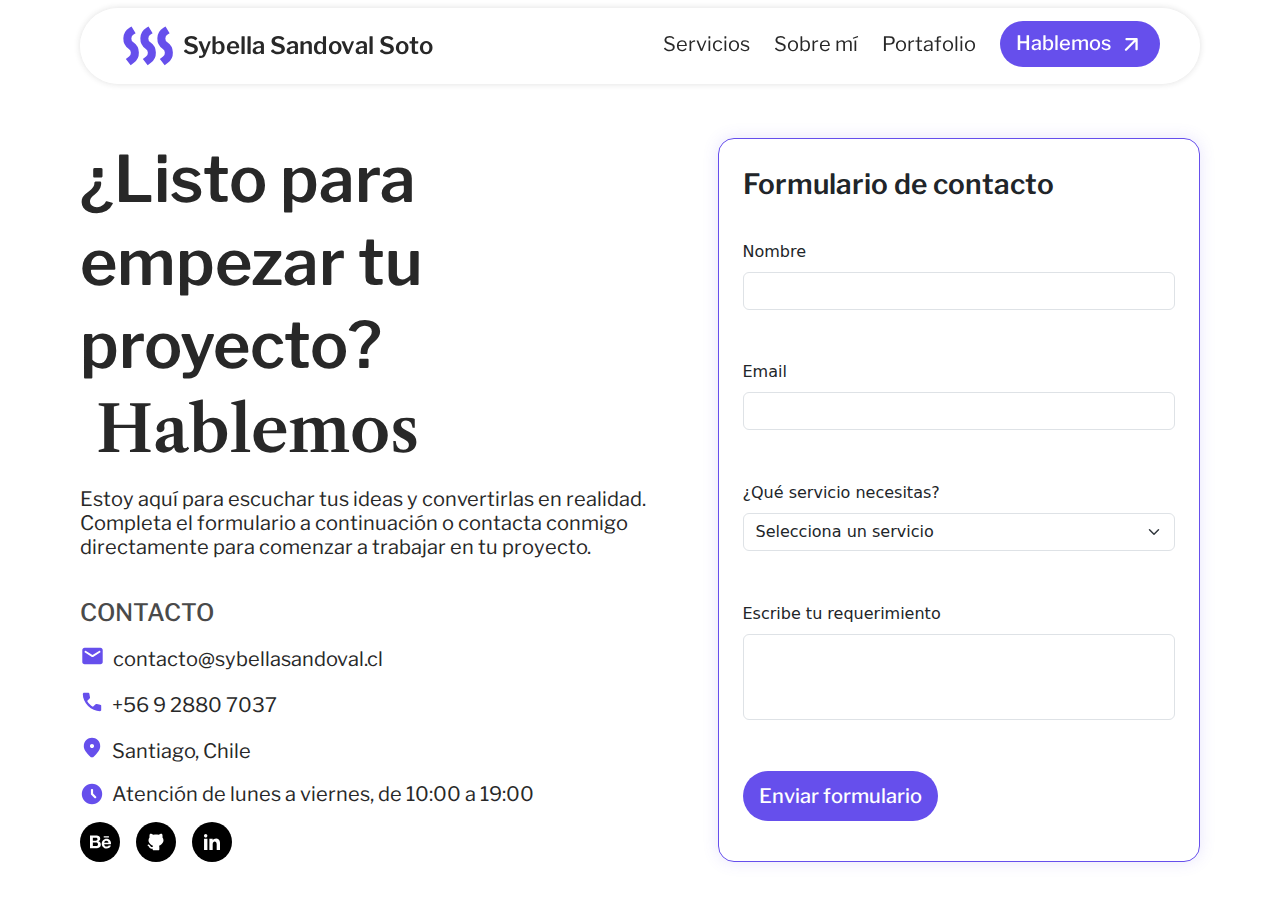
<file: contacto.html>
<!DOCTYPE html>
<html lang="es">
<head>
    <meta charset="UTF-8">
    <meta http-equiv="X-UA-Compatible" content="IE=edge">
    <meta name="viewport" content="width=device-width, initial-scale=1.0">
    <meta name="robots" content="all">
    <meta property="og:image" content="assets\img\og-image.webp">
    <meta property="og:title" content="Sybella Sandoval | Diseñadora UX/UI Frontend Developer">
    <meta property="og:description" content="Especializada en diseño web, desarrollo web y diseño gráfico en Chile. Transformo tus ideas en proyectos digitales únicos y efectivos.">
    <meta name="description" content="Especializada en diseño web, desarrollo web y diseño gráfico en Chile. Transformo tus ideas en proyectos digitales únicos y efectivos.">
    <link rel="apple-touch-icon" sizes="180x180" href="assets\img\apple-touch-icon.png">
    <link rel="icon" type="image/png" sizes="32x32" href="assets\img\favicon-32x32.png">
    <link rel="icon" type="image/png" sizes="16x16" href="assets\img\favicon-16x16.png">
    <link rel="canonical" href="https://www.sybellasandoval.cl/contacto">
    <link href="https://cdn.jsdelivr.net/npm/bootstrap@5.3.3/dist/css/bootstrap.min.css" rel="stylesheet" integrity="sha384-QWTKZyjpPEjISv5WaRU9OFeRpok6YctnYmDr5pNlyT2bRjXh0JMhjY6hW+ALEwIH" crossorigin="anonymous">
    <!-- core styles loaded on all devices -->
    <link rel="preload" href="assets\css\style.css" as="style">
    <link rel="stylesheet" href="assets\css\style.css">
    <title>Hablemos sobre tu proyecto - Contacto | Sybella Sandoval</title>

</head>
<body>
    
    <header class="navbar_2 flex">
        <div class="navbar_brand flex">
            <a href="index.html" title="Ir a página de inicio">
                <svg xmlns="http://www.w3.org/2000/svg" width="55" height="40" viewBox="0 0 55 40" fill="none">
                  <path d="M13.5615 3.89999L11.5033 5.14296C6.12349 8.39188 5.91135 16.1184 11.1048 19.6576V19.6576C15.9721 22.9746 16.1581 30.0857 11.4709 33.6526L8.25491 36.1" stroke="#664FEC" stroke-width="8"/>
                  <path d="M30.5615 3.89999L28.5033 5.14296C23.1235 8.39188 22.9113 16.1184 28.1048 19.6576V19.6576C32.9721 22.9746 33.1581 30.0857 28.4709 33.6526L25.2549 36.1" stroke="#664FEC" stroke-width="8"/>
                  <path d="M47.5615 3.89999L45.5033 5.14296C40.1235 8.39188 39.9113 16.1184 45.1048 19.6576V19.6576C49.9721 22.9746 50.1581 30.0857 45.4709 33.6526L42.2549 36.1" stroke="#664FEC" stroke-width="8"/>
                </svg>
            </a>
            <p class="navbar_brand_title">Sybella Sandoval Soto</p>
        </div>
        <div class="navbar-toggle">
            <svg xmlns="http://www.w3.org/2000/svg" width="40" height="40" viewBox="0 0 40 40" fill="none">
                <mask id="mask0_73_396" style="mask-type:alpha" maskUnits="userSpaceOnUse" x="0" y="0" width="40" height="40">
                    <rect width="40" height="40" fill="#D9D9D9"/>
                </mask>
                <g mask="url(#mask0_73_396)">
                    <path d="M6.16659 31.1667C5.43464 31.1667 4.82103 30.9097 4.32575 30.3958C3.83075 29.8819 3.58325 29.2604 3.58325 28.5312C3.58325 27.8024 3.83075 27.1913 4.32575 26.6979C4.82103 26.2049 5.43464 25.9583 6.16659 25.9583H25.9999C26.7319 25.9583 27.3453 26.2153 27.8403 26.7292C28.3356 27.2431 28.5833 27.8646 28.5833 28.5938C28.5833 29.3226 28.3356 29.9338 27.8403 30.4271C27.3453 30.9201 26.7319 31.1667 25.9999 31.1667H6.16659ZM10.0833 22.625C9.35131 22.625 8.7377 22.3681 8.24242 21.8542C7.74742 21.3403 7.49992 20.7188 7.49992 19.9896C7.49992 19.2607 7.74742 18.6496 8.24242 18.1562C8.7377 17.6632 9.35131 17.4167 10.0833 17.4167H29.9166C30.6485 17.4167 31.262 17.6736 31.757 18.1875C32.2523 18.7014 32.4999 19.3229 32.4999 20.0521C32.4999 20.781 32.2523 21.3921 31.757 21.8854C31.262 22.3785 30.6485 22.625 29.9166 22.625H10.0833ZM13.9999 14.0833C13.268 14.0833 12.6545 13.8264 12.1595 13.3125C11.6642 12.7986 11.4166 12.1771 11.4166 11.4479C11.4166 10.719 11.6642 10.1079 12.1595 9.61458C12.6545 9.12153 13.268 8.875 13.9999 8.875H33.8333C34.5652 8.875 35.1787 9.13194 35.6737 9.64583C36.1689 10.1597 36.4166 10.7813 36.4166 11.5104C36.4166 12.2393 36.1689 12.8504 35.6737 13.3438C35.1787 13.8368 34.5652 14.0833 33.8333 14.0833H13.9999Z" fill="#4A4A4A"/>
                </g>
            </svg>
        </div>
        <nav class="navbar_menu">
            <ul>
                <li><a href="https://bellybelly21.github.io/BDAF-Portafolio/index.html#servicios" title="Ir a sección Servicios">Servicios</a></li>
                <li><a href="https://bellybelly21.github.io/BDAF-Portafolio/index.html#sobre-mi" title="Ir a sección sobre mí">Sobre mí</a></li>
                <li><a href="https://bellybelly21.github.io/BDAF-Portafolio/index.html#portafolio"  title="Ir a sección Portafolio">Portafolio</a></li>
                <li class="btn_principal flex principal" style="height: 46px;">
                    <a href="contacto.html" style="color:#fff;"  title="Ir a página de contacto">Hablemos</a>
                    <svg xmlns="http://www.w3.org/2000/svg" width="25" height="24" viewBox="0 0 25 24" fill="#FFF">
                        <mask id="mask0_73_343" style="mask-type:alpha" maskUnits="userSpaceOnUse" x="0" y="0" width="25" height="24">
                            <rect x="0.5" width="24" height="24" fill="#D9D9D9"/>
                        </mask>
                        <g mask="url(#mask0_73_343)">
                            <path d="M16.4223 9.87226L7.75556 18.5393C7.54023 18.7544 7.27498 18.861 6.95981 18.859C6.64464 18.857 6.37948 18.7484 6.16431 18.5333C5.94898 18.3179 5.84131 18.0517 5.84131 17.7345C5.84131 17.4173 5.94898 17.1511 6.16431 16.9358L14.8251 8.27501H7.55981C7.24064 8.27501 6.97131 8.16526 6.75181 7.94576C6.53214 7.7261 6.42231 7.45668 6.42231 7.13751C6.42231 6.81834 6.53214 6.54893 6.75181 6.32926C6.97131 6.10976 7.24064 6.00001 7.55981 6.00001H17.5598C17.879 6.00001 18.1484 6.10976 18.3681 6.32926C18.5876 6.54893 18.6973 6.81834 18.6973 7.13751V17.1375C18.6973 17.4567 18.5876 17.7261 18.3681 17.9458C18.1484 18.1653 17.879 18.275 17.5598 18.275C17.2406 18.275 16.9713 18.1653 16.7518 17.9458C16.5321 17.7261 16.4223 17.4567 16.4223 17.1375V9.87226Z" fill="white"/>
                        </g>
                    </svg>
                </li>
            </ul>
        </nav>
    </header>
    
    
    <main>

        <section class="contacto flex" aria-label="Sección de datos de contacto y formulario">
            <div class="contacto_content flex">
                <div class="contacto_content_titles flex">
                    <h1>¿Listo para empezar tu proyecto?<span class="contacto_content_titles--sub">Hablemos</span></h1>
                    <p>Estoy aquí para escuchar tus ideas y convertirlas en realidad. Completa el formulario a continuación o contacta conmigo directamente para comenzar a trabajar en tu proyecto.</p>
                    <div class="contacto_datos flex">
                        <h4 class="fw-500 gray">CONTACTO</h4>
                        <div  class="flex contacto_links">
                        <div class="contacto_link flex">
                                  <svg xmlns="http://www.w3.org/2000/svg" width="25" height="24" viewBox="0 0 25 24" fill="none">
                                    <mask id="mask0_123_296" style="mask-type:alpha" maskUnits="userSpaceOnUse" x="0" y="0" width="25" height="24">
                                      <rect x="0.5" width="24" height="24" fill="#664FEC"/>
                                    </mask>
                                    <g mask="url(#mask0_123_296)">
                                      <path d="M4.57175 20.2034C3.94209 20.2034 3.4055 19.9816 2.962 19.5381C2.5185 19.0946 2.29675 18.558 2.29675 17.9284V6.07187C2.29675 5.44221 2.5185 4.90562 2.962 4.46212C3.4055 4.01862 3.94209 3.79688 4.57175 3.79688H20.4283C21.0579 3.79688 21.5945 4.01862 22.038 4.46212C22.4815 4.90562 22.7033 5.44221 22.7033 6.07187V17.9284C22.7033 18.558 22.4815 19.0946 22.038 19.5381C21.5945 19.9816 21.0579 20.2034 20.4283 20.2034H4.57175ZM12.5 13.0524C12.5993 13.0524 12.7008 13.0379 12.8043 13.0089C12.9079 12.9799 13.0074 12.9364 13.1028 12.8784L19.9925 8.53112C20.1297 8.44779 20.2366 8.33763 20.3133 8.20063C20.3899 8.06363 20.4283 7.91221 20.4283 7.74637C20.4283 7.38904 20.2737 7.11813 19.9645 6.93363C19.6552 6.74896 19.3366 6.75829 19.0088 6.96163L12.5 11.0719L5.99125 6.96163C5.66742 6.76229 5.34984 6.75512 5.0385 6.94012C4.72734 7.12512 4.57175 7.39387 4.57175 7.74637C4.57175 7.92887 4.61009 8.08763 4.68675 8.22263C4.76342 8.35763 4.87034 8.46046 5.0075 8.53112L11.8973 12.8784C11.9926 12.9364 12.0921 12.9799 12.1958 13.0089C12.2993 13.0379 12.4007 13.0524 12.5 13.0524Z" fill="#664FEC"/>
                                    </g>
                                  </svg>
                                  <a href="mailto:contacto@sybellasandoval.cl" title="Correo de contacto de Sybella Sandoval">contacto@sybellasandoval.cl</a>
                            </div>
                        <div class="contacto_link flex">
                                  <svg xmlns="http://www.w3.org/2000/svg" width="24" height="24" viewBox="0 0 24 24" fill="none">
                                    <mask id="mask0_123_301" style="mask-type:alpha" maskUnits="userSpaceOnUse" x="0" y="0" width="24" height="24">
                                      <rect width="24" height="24" fill="#664FEC"/>
                                    </mask>
                                    <g mask="url(#mask0_123_301)">
                                      <path d="M19.962 21.2034C17.8547 21.2034 15.7724 20.7442 13.7152 19.8259C11.6579 18.9075 9.78398 17.6051 8.09348 15.9186C6.40282 14.228 5.0984 12.353 4.18023 10.2939C3.2619 8.23471 2.80273 6.15146 2.80273 4.04413C2.80273 3.68829 2.92065 3.39146 3.15648 3.15363C3.39232 2.91579 3.68815 2.79688 4.04398 2.79688H8.08798C8.41298 2.79688 8.69107 2.89296 8.92224 3.08513C9.1534 3.27729 9.29765 3.52363 9.35499 3.82413L9.99898 7.19838C10.0482 7.52488 10.0408 7.80171 9.97698 8.02888C9.91298 8.25604 9.7904 8.45421 9.60923 8.62337L7.14823 11.0256C7.46573 11.5985 7.84165 12.1565 8.27598 12.6996C8.71048 13.2428 9.19473 13.773 9.72873 14.2904C10.2256 14.787 10.7374 15.2423 11.2642 15.6561C11.7909 16.07 12.3431 16.4442 12.9207 16.7789L15.3125 14.4051C15.5063 14.2151 15.744 14.0787 16.0255 13.9959C16.307 13.9129 16.5943 13.896 16.8875 13.9451L20.176 14.6274C20.4932 14.7179 20.7437 14.8715 20.9275 15.0884C21.1113 15.3052 21.2032 15.5639 21.2032 15.8644V19.9561C21.2032 20.312 21.0843 20.6088 20.8465 20.8466C20.6087 21.0845 20.3138 21.2034 19.962 21.2034Z" fill="#664FEC"/>
                                    </g>
                                  </svg>
                                  <a href="tel:+56928807037" title="Número telefónico de contacto de Sybella Sandoval">+56 9 2880 7037</a>
                        </div>
                        <div class="contacto_link flex">
                            <svg xmlns="http://www.w3.org/2000/svg" width="24" height="24" viewBox="0 0 24 24" fill="none">
                                <mask id="mask0_213_56" style="mask-type:alpha" maskUnits="userSpaceOnUse" x="0" y="0" width="24" height="24">
                                  <rect width="24" height="24" fill="#D9D9D9"/>
                                </mask>
                                <g mask="url(#mask0_213_56)">
                                  <path d="M11.9984 21.4925C11.75 21.4925 11.5021 21.4488 11.2546 21.3615C11.007 21.2742 10.7858 21.1432 10.5911 20.9685C9.48396 19.9565 8.50571 18.9735 7.65638 18.0195C6.80705 17.0655 6.0983 16.1387 5.53013 15.2392C4.9618 14.3396 4.5308 13.4683 4.23713 12.6252C3.94346 11.7822 3.79663 10.9658 3.79663 10.176C3.79663 7.62133 4.62121 5.58617 6.27038 4.0705C7.91955 2.55467 9.82938 1.79675 11.9999 1.79675C14.1704 1.79675 16.0802 2.55467 17.7294 4.0705C19.3785 5.58617 20.2031 7.62133 20.2031 10.176C20.2031 10.9658 20.0563 11.7822 19.7626 12.6252C19.469 13.4683 19.038 14.3396 18.4696 15.2392C17.9015 16.1387 17.1927 17.0655 16.3434 18.0195C15.494 18.9735 14.5158 19.9565 13.4086 20.9685C13.2135 21.1432 12.9917 21.2742 12.7434 21.3615C12.495 21.4488 12.2467 21.4925 11.9984 21.4925ZM11.9999 12.0597C12.5699 12.0597 13.0556 11.8589 13.4571 11.4572C13.8588 11.0557 14.0596 10.57 14.0596 10C14.0596 9.43 13.8588 8.94425 13.4571 8.54275C13.0556 8.14108 12.5699 7.94025 11.9999 7.94025C11.4299 7.94025 10.9441 8.14108 10.5426 8.54275C10.141 8.94425 9.94013 9.43 9.94013 10C9.94013 10.57 10.141 11.0557 10.5426 11.4572C10.9441 11.8589 11.4299 12.0597 11.9999 12.0597Z" fill="#664FEC"/>
                                </g>
                              </svg>
                            <a href="https://maps.app.goo.gl/ZQdyVmeXXBBkzQkZA" target="_blank" title="Ubicación de Sybella Sandoval">Santiago, Chile</a>
                        </div>
                        <div class="contacto_link flex">
                            <svg xmlns="http://www.w3.org/2000/svg" width="24" height="24" viewBox="0 0 24 24" fill="none">
                                <mask id="mask0_213_67" style="mask-type:alpha" maskUnits="userSpaceOnUse" x="0" y="0" width="24" height="24">
                                  <rect width="24" height="24" fill="#D9D9D9"/>
                                </mask>
                                <g mask="url(#mask0_213_67)">
                                  <path d="M13.0896 11.5523V8.1195C13.0896 7.81084 12.9852 7.55209 12.7764 7.34325C12.5674 7.13442 12.3085 7.03 11.9999 7.03C11.6912 7.03 11.4324 7.13442 11.2234 7.34325C11.0145 7.55209 10.9101 7.81084 10.9101 8.1195V11.957C10.9101 12.1103 10.9381 12.2566 10.9941 12.3958C11.0501 12.5351 11.1341 12.6604 11.2461 12.7718L14.4504 15.976C14.6537 16.1793 14.907 16.281 15.2101 16.281C15.5135 16.281 15.7687 16.1793 15.9759 15.976C16.1832 15.7728 16.2869 15.5176 16.2869 15.2103C16.2869 14.9031 16.1832 14.6458 15.9759 14.4385L13.0896 11.5523ZM11.9999 22.2033C10.5847 22.2033 9.25688 21.9356 8.01638 21.4003C6.77571 20.8649 5.69655 20.1385 4.77888 19.221C3.86138 18.3033 3.13496 17.2242 2.59963 15.9835C2.0643 14.743 1.79663 13.4152 1.79663 12C1.79663 10.5848 2.0643 9.257 2.59963 8.0165C3.13496 6.77584 3.86138 5.69667 4.77888 4.779C5.69655 3.8615 6.77571 3.13509 8.01638 2.59975C9.25688 2.06442 10.5847 1.79675 11.9999 1.79675C13.415 1.79675 14.7429 2.06442 15.9834 2.59975C17.224 3.13509 18.3032 3.8615 19.2209 4.779C20.1384 5.69667 20.8648 6.77584 21.4001 8.0165C21.9355 9.257 22.2031 10.5848 22.2031 12C22.2031 13.4152 21.9355 14.743 21.4001 15.9835C20.8648 17.2242 20.1384 18.3033 19.2209 19.221C18.3032 20.1385 17.224 20.8649 15.9834 21.4003C14.7429 21.9356 13.415 22.2033 11.9999 22.2033Z" fill="#664FEC"/>
                                </g>
                              </svg>
                            <p title="Ubicación de Sybella Sandoval">Atención de lunes a viernes, de 10:00 a 19:00</p>
                        </div>
                        </div>
                        <div class="about_principal_info_rrss_icons flex">
                            <a href="https://www.behance.net/sybellasandoval" target="_blank" title="Link a Behance de Sybella Sandoval" class="about_principal_info_rrss_icons_icon black flex">
                            <svg xmlns="http://www.w3.org/2000/svg" width="21" height="14" viewBox="0 0 21 14" fill="none">
                              <path d="M6.1094 0.5C6.71522 0.5 7.27553 0.546429 7.78749 0.683857C8.3004 0.775786 8.72039 0.959643 9.09298 1.189C9.46653 1.41867 9.74621 1.74026 9.93203 2.15379C10.1188 2.567 10.2127 3.07307 10.2127 3.62371C10.2127 4.26721 10.0723 4.81785 9.74621 5.23107C9.46653 5.64521 9.00007 6.012 8.44071 6.28778C9.2333 6.51807 9.83912 6.93128 10.2127 7.48193C10.5862 8.03257 10.8185 8.7225 10.8185 9.50342C10.8185 10.1469 10.6782 10.6976 10.4449 11.1572C10.2127 11.6169 9.83912 12.0301 9.41912 12.3059C8.9627 12.6011 8.45844 12.8184 7.9278 12.9484C7.36844 13.0868 6.80908 13.1787 6.24972 13.1787H0.000976562V0.5H6.1094ZM5.73586 5.64428C6.24877 5.64428 6.66876 5.50685 6.9949 5.2775C7.32104 5.04814 7.46135 4.634 7.46135 4.12886C7.46135 3.85307 7.41395 3.57728 7.32104 3.39436C7.22813 3.21143 7.08781 3.07214 6.90199 2.93471C6.71199 2.8302 6.50765 2.75296 6.29522 2.70536C6.062 2.65893 5.82972 2.65893 5.54909 2.65893H2.84519V5.64521L5.73586 5.64428ZM5.87618 11.0653C6.15586 11.0653 6.43554 11.0189 6.66877 10.9734C6.90199 10.9269 7.13522 10.8359 7.32104 10.6976C7.51027 10.5623 7.66905 10.3904 7.78749 10.1924C7.8804 9.96307 7.97426 9.68728 7.97426 9.366C7.97426 8.7225 7.78749 8.26285 7.4149 7.94157C7.04136 7.66578 6.52845 7.52835 5.92263 7.52835H2.84519V11.0662L5.87618 11.0653ZM14.8753 11.0189C15.2482 11.3866 15.8075 11.5704 16.5534 11.5704C17.0663 11.5704 17.5327 11.433 17.9053 11.2036C18.2789 10.9275 18.5121 10.6518 18.605 10.3763H20.8898C20.5163 11.4785 19.9569 12.2594 19.2118 12.7646C18.4647 13.2242 17.5792 13.5 16.5069 13.5C15.8209 13.501 15.1409 13.3763 14.5017 13.1323C13.9264 12.9221 13.4135 12.5749 13.0095 12.122C12.5755 11.6998 12.2553 11.1788 12.0775 10.6056C11.8443 10.0086 11.7504 9.366 11.7504 8.63057C11.7504 7.94157 11.8443 7.299 12.0775 6.701C12.3012 6.12491 12.6334 5.5951 13.0569 5.13914C13.4759 4.72593 13.9888 4.35914 14.5482 4.12886C15.1709 3.884 15.8359 3.75914 16.5069 3.76114C17.2995 3.76114 17.9992 3.8995 18.605 4.22078C19.2118 4.54207 19.6773 4.90978 20.0498 5.46135C20.4234 5.9665 20.704 6.56357 20.8898 7.20707C20.9828 7.84964 21.0292 8.49314 20.9828 9.22764H14.2221C14.2221 9.96307 14.5017 10.6521 14.8753 11.0198M17.8124 6.19678C17.4863 5.8755 16.9734 5.69164 16.3666 5.69164C16.0108 5.68642 15.659 5.76508 15.3408 5.921C15.0611 6.05935 14.8753 6.24321 14.6885 6.42707C14.5158 6.60393 14.4021 6.82802 14.3624 7.06964C14.315 7.29993 14.2685 7.48285 14.2685 7.66671H18.4647C18.3718 6.97771 18.1385 6.519 17.8124 6.19678ZM13.7091 1.37286H18.9311V2.61343H13.7101L13.7091 1.37286Z" fill="white"/>
                            </svg>
                          </a>
                          
                          <a href="https://github.com/bellybelly21" target="_blank" title="Link a Github de Sybella Sandoval" class="about_principal_info_rrss_icons_icon black flex">
                            <svg xmlns="http://www.w3.org/2000/svg" width="20" height="20" viewBox="0 0 20 20" fill="none">
                              <path d="M5.85383 1.92525C6.47993 2.13653 7.07537 2.42963 7.62467 2.79692C8.40093 2.59823 9.19921 2.49855 10.0005 2.50025C10.828 2.50025 11.6263 2.60359 12.3747 2.79609C12.9238 2.42915 13.5189 2.13634 14.1447 1.92525C14.7255 1.72775 15.553 1.40776 16.0447 1.95192C16.378 2.32192 16.4613 2.94192 16.5205 3.41526C16.5872 3.94359 16.603 4.63192 16.428 5.31525C17.0972 6.17942 17.5005 7.21026 17.5005 8.33359C17.5005 10.0353 16.5788 11.5128 15.2147 12.5361C14.5578 13.0219 13.8298 13.403 13.0563 13.6661C13.2347 14.0744 13.3338 14.5261 13.3338 15.0003V17.5003C13.3338 17.7213 13.246 17.9332 13.0898 18.0895C12.9335 18.2458 12.7215 18.3336 12.5005 18.3336H7.5005C7.27949 18.3336 7.06753 18.2458 6.91125 18.0895C6.75497 17.9332 6.66717 17.7213 6.66717 17.5003V16.6744C5.87133 16.7719 5.20383 16.6853 4.63633 16.4444C4.043 16.1928 3.62967 15.8028 3.31883 15.4294C3.02383 15.0761 2.70217 14.2794 2.23717 14.1244C2.13331 14.0898 2.03729 14.0351 1.95457 13.9635C1.87186 13.8918 1.80408 13.8045 1.75509 13.7066C1.65617 13.5089 1.63983 13.28 1.70967 13.0703C1.77951 12.8605 1.92981 12.6871 2.1275 12.5882C2.3252 12.4893 2.55409 12.4729 2.76383 12.5428C3.31883 12.7278 3.6805 13.1278 3.928 13.4494C4.328 13.9661 4.653 14.6411 5.28633 14.9103C5.54717 15.0211 5.92967 15.0936 6.528 15.0119L6.66717 14.9836C6.66909 14.5301 6.76351 14.0818 6.94467 13.6661C6.17123 13.403 5.44317 13.0219 4.78633 12.5361C3.42217 11.5128 2.5005 10.0361 2.5005 8.33359C2.5005 7.21192 2.903 6.18192 3.5705 5.31859C3.3955 4.63526 3.4105 3.94526 3.47717 3.41609L3.48133 3.38442C3.54217 2.89942 3.613 2.32859 3.953 1.95192C4.44467 1.40776 5.273 1.72859 5.853 1.92609L5.85383 1.92525Z" fill="white"/>
                            </svg>
                          </a>
      
                          <a href="https://www.linkedin.com/in/sybellasandoval/" target="_blank" title="Link a Linkedin de Sybella Sandoval" class="about_principal_info_rrss_icons_icon black flex">
                            <svg xmlns="http://www.w3.org/2000/svg" width="16" height="16" viewBox="0 0 16 16" fill="none">
                              <path d="M3.35879 1.77857C3.35857 2.25004 3.18147 2.7021 2.86646 3.03532C2.55145 3.36853 2.12432 3.55559 1.67905 3.55536C1.23377 3.55512 0.806823 3.36761 0.492124 3.03406C0.177425 2.70051 0.000754136 2.24826 0.000976773 1.77679C0.00119941 1.30532 0.178297 0.853255 0.493311 0.520042C0.808325 0.186829 1.23545 -0.000235512 1.68072 2.22531e-07C2.126 0.000235957 2.55295 0.187753 2.86765 0.521299C3.18235 0.854845 3.35902 1.3071 3.35879 1.77857ZM3.40916 4.87173H0.051344V16H3.40916V4.87173ZM8.71451 4.87173H5.37349V16H8.68093V10.1603C8.68093 6.90717 12.6851 6.60497 12.6851 10.1603V16H16.001V8.9515C16.001 3.46736 10.0744 3.6718 8.68093 6.36498L8.71451 4.87173Z" fill="white"/>
                            </svg>
                          </a>
                        </div>
                      </div>
                </div>

                <form action="formulario.php" method="post" class="contacto_form flex">
                    <p class="contacto_p">Formulario de contacto</p>
                    <div class="mb-3">
                        <label for="nombre" class="form-label">Nombre</label>
                        <input type="text" class="form-control" id="nombre" aria-describedby="Nombre" required>
                    </div>
                    <div class="mb-3">
                        <label for="email" class="form-label">Email</label>
                        <input type="email" class="form-control" id="email" aria-describedby="email" required>
                    </div>
                    <div class="mb-3">
                        <label for="form-select" class="form-label">¿Qué servicio necesitas?</label>
                        <select class="form-select" aria-label="Default select example">
                            <option selected>Selecciona un servicio</option>
                            <option value="diseno-uxui">Diseño UX/UI</option>
                            <option value="desarrollo-web">Desarrollo web</option>
                            <option value="diseno-grafico">Diseño gráfico</option>
                            <option value="otro"> Otro</option>
                          </select>
                    </div>
                    <div data-mdb-input-init class="mb-3">
                        <label class="form-label" for="mensaje">Escribe tu requerimiento</label>
                            <textarea class="form-control" id="mensaje" rows="3" style="resize: none;" required></textarea>

                    </div>
                    <div class="mb-3 form-check p-0">
                        <div class="btn_principal flex principal t-white">
                            <a href="contacto.html">Enviar formulario</a>
                        </div>

                  </form>
            </div>
            
 

        </section>


    </main>
    <script src="https://code.jquery.com/jquery-3.7.1.min.js" integrity="sha256-/JqT3SQfawRcv/BIHPThkBvs0OEvtFFmqPF/lYI/Cxo=" crossorigin="anonymous"></script>
    <script src="assets\js\script.js" defer></script>
    <script src="https://cdn.jsdelivr.net/npm/bootstrap@5.3.3/dist/js/bootstrap.bundle.min.js" integrity="sha384-YvpcrYf0tY3lHB60NNkmXc5s9fDVZLESaAA55NDzOxhy9GkcIdslK1eN7N6jIeHz" crossorigin="anonymous"></script>
</body>
</html>
</file>
